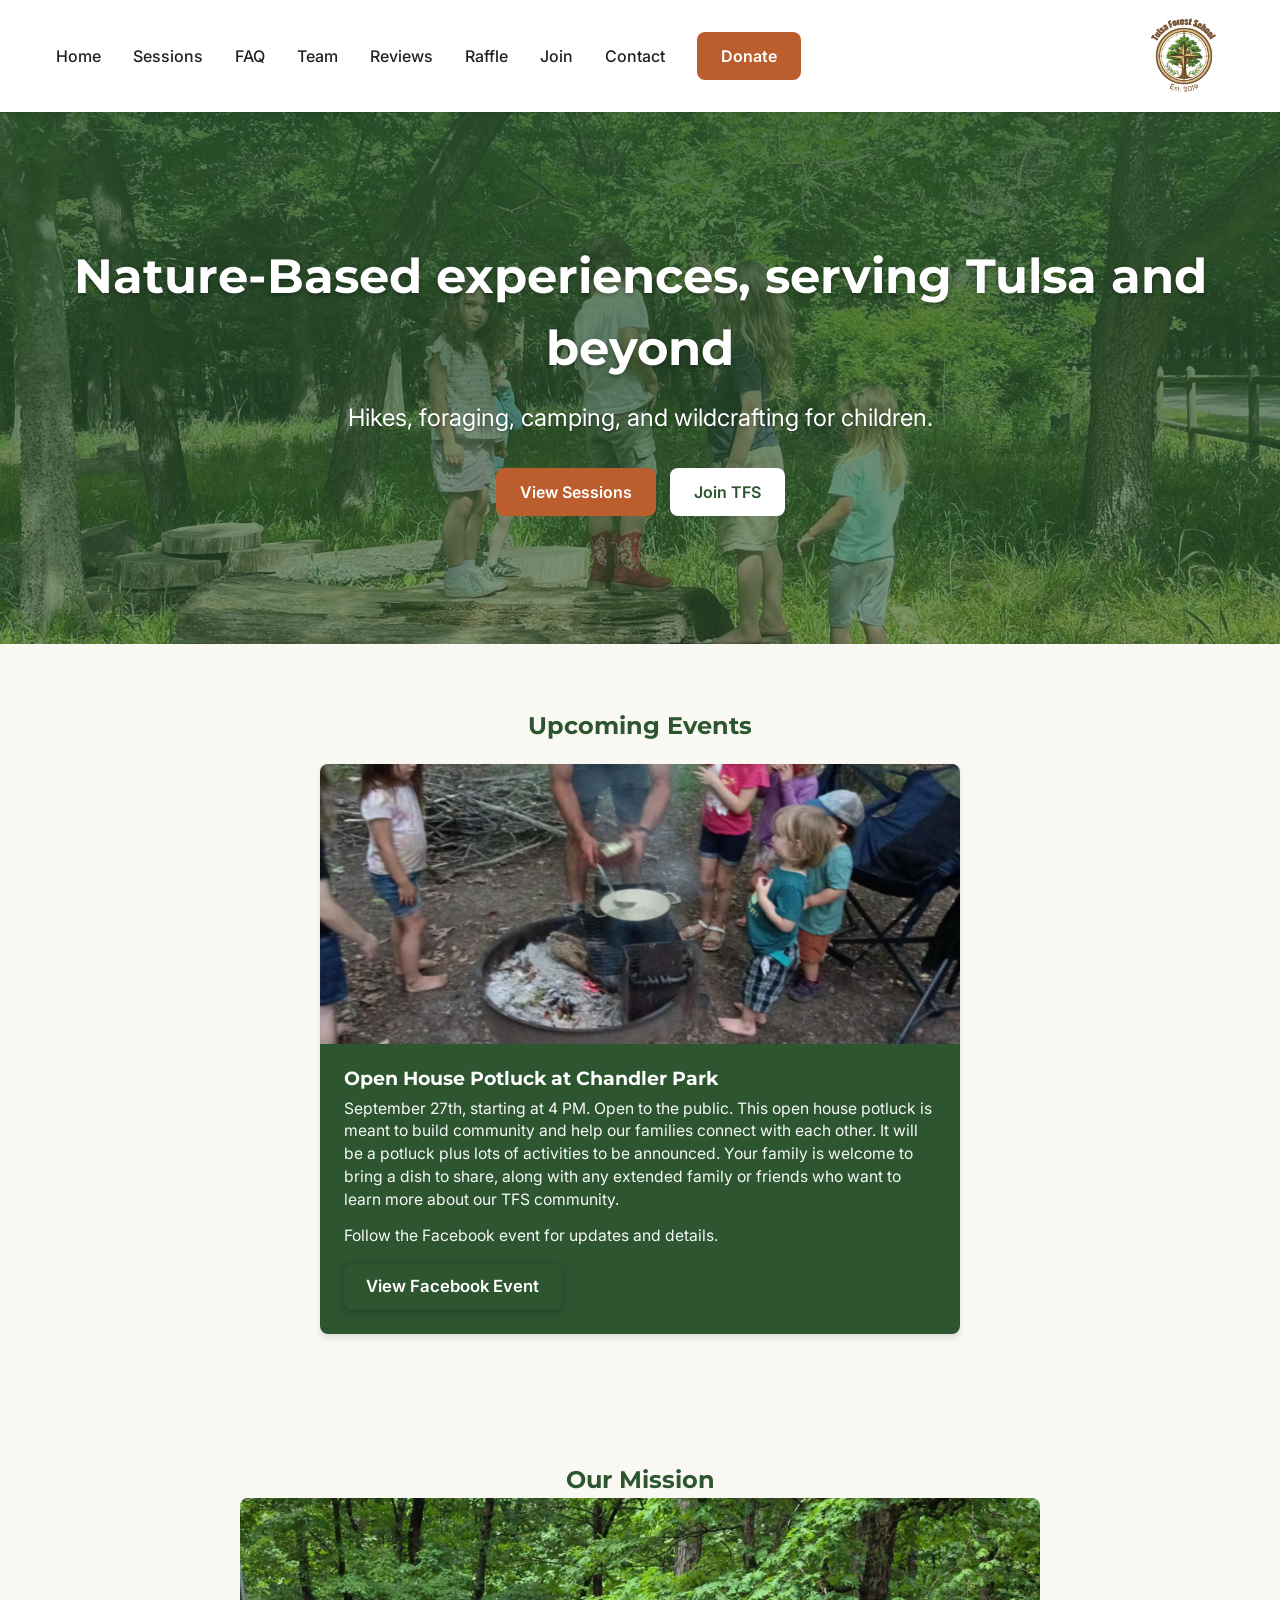
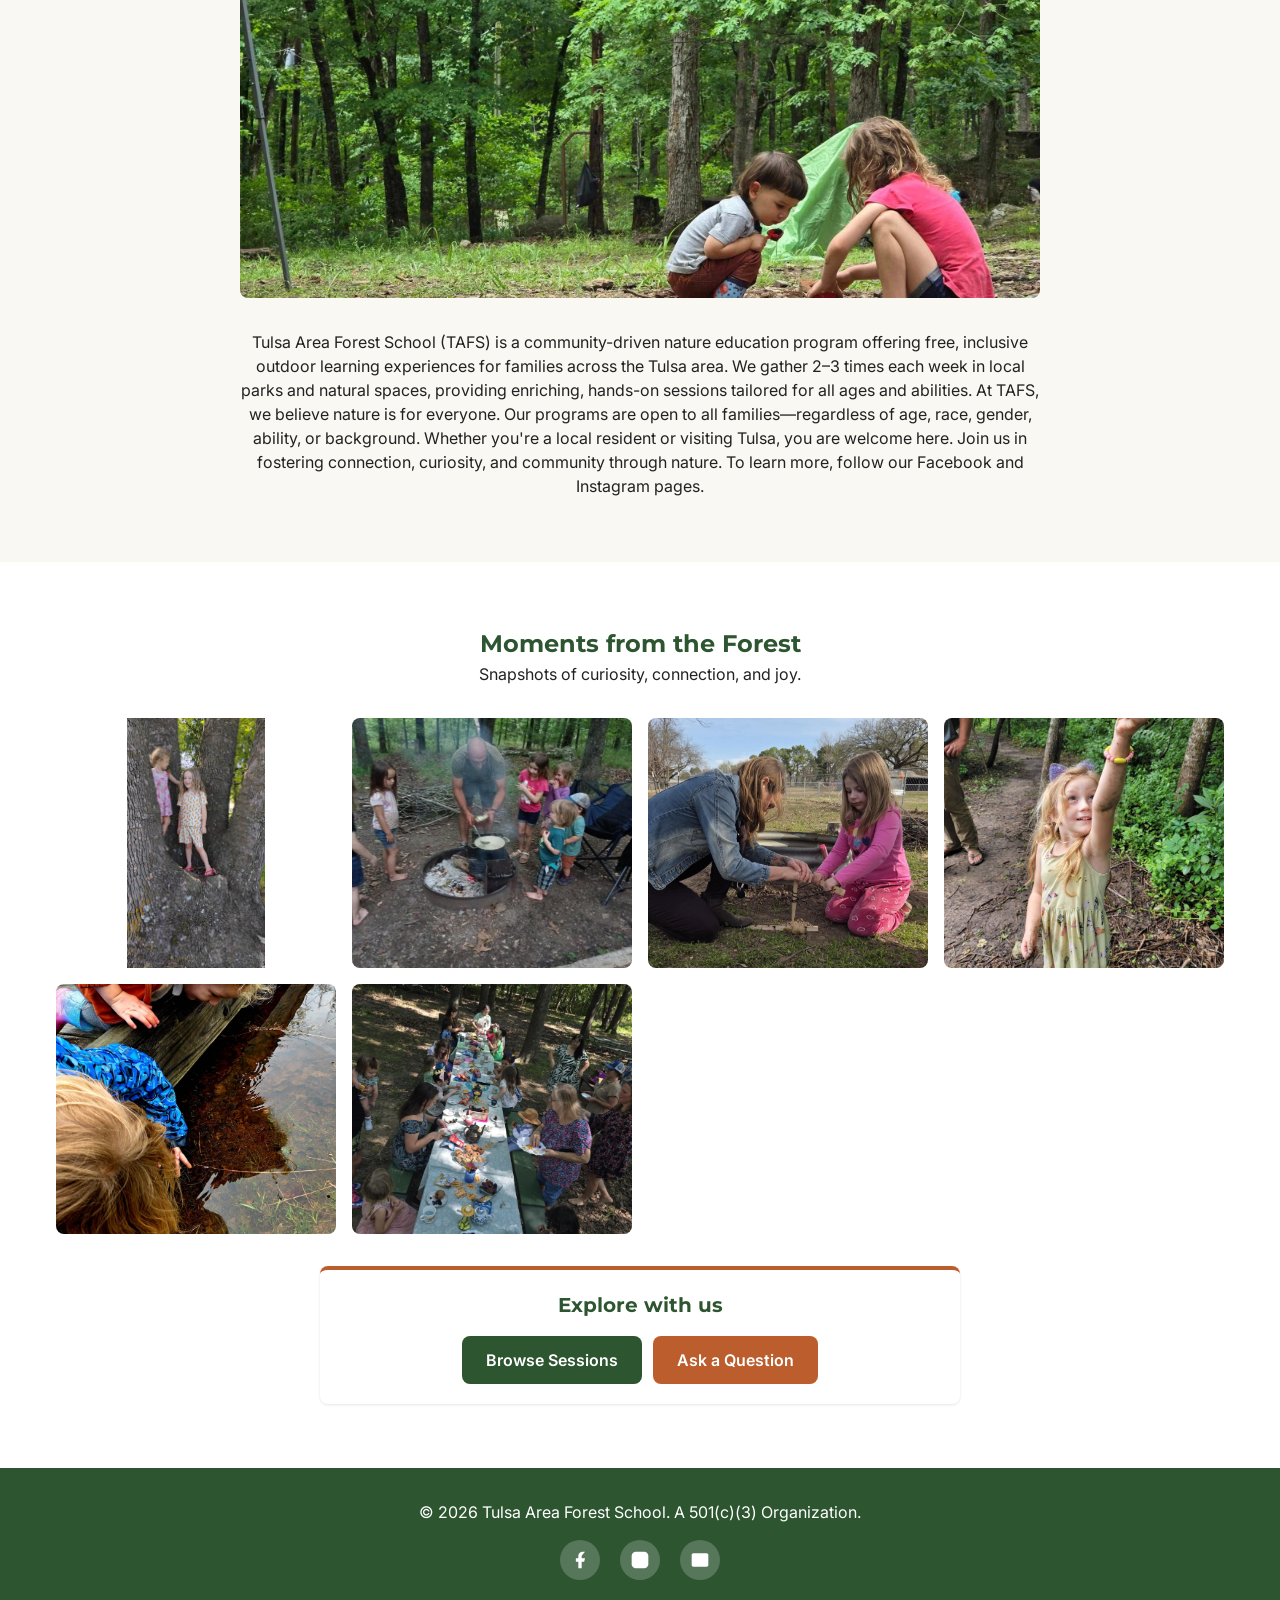
<file: index.html>
<!DOCTYPE html>
<html lang="en">

<head>
    <meta charset="UTF-8">
    <meta name="viewport" content="width=device-width, initial-scale=1.0">
    <title>Tulsa Area Forest School | Nature-Based Education</title>
    <meta name="description"
        content="Tulsa Area Forest School provides nature-based education, hikes, foraging, and camping for children in Tulsa, OK.">

    <!-- Fonts -->
    <link rel="preconnect" href="https://fonts.googleapis.com">
    <link rel="preconnect" href="https://fonts.gstatic.com" crossorigin>
    <link
        href="https://fonts.googleapis.com/css2?family=Inter:wght@400;500;600&family=Montserrat:wght@500;600;700&display=swap"
        rel="stylesheet">

    <!-- Styles -->
    <link rel="stylesheet" href="styles/main.css">
    <style>
        .home-event-card {
            max-width: 640px;
            margin: 1.25rem auto 0;
            border-radius: var(--radius-md);
            box-shadow: var(--shadow-md);
            overflow: hidden;
            display: flex;
            flex-direction: column;
            text-align: left;
            background: var(--clr-bg);
        }

        .home-event-card__visual {
            background: #e8ece9;
            padding: 0;
            display: flex;
            justify-content: center;
            align-items: center;
            max-height: 280px;
            overflow: hidden;
        }

        .home-event-card__img {
            width: 100%;
            height: 100%;
            min-height: 200px;
            object-fit: cover;
            display: block;
        }

        .home-event-card__inner {
            padding: 1.25rem 1.35rem 1.4rem;
            width: 100%;
            box-sizing: border-box;
            background: var(--clr-primary);
        }

        .home-event-card__inner h3 {
            margin: 0 0 0.5rem;
            font-size: 1.2rem;
            line-height: 1.25;
            color: #fff;
        }

        .home-event-card__inner p {
            margin: 0 0 0.85rem;
            color: rgba(255, 255, 255, 0.96);
            font-size: 0.98rem;
            line-height: 1.45;
        }

        .home-event-card__inner p:last-of-type {
            margin-bottom: 1rem;
        }

        .home-event-card .btn.btn-primary {
            padding: 0.65rem 1.4rem;
            font-size: 1.05rem;
            box-shadow: 0 2px 10px rgba(0, 0, 0, 0.25);
        }

        @media (min-width: 480px) {
            .home-event-card__inner {
                padding: 1.35rem 1.5rem 1.5rem;
            }
        }
    </style>
</head>

<body>
    <header class="site-header">
        <div class="container header-inner">
            <a href="index.html" class="logo">
                <img src="assets/images/Logo-no-background.png" alt="Tulsa Area Forest School logo" width="100">
            </a>
            <nav class="main-nav">
                <ul class="nav-list">
                    <li><a href="index.html" class="nav-link">Home</a></li>

                    <li><a href="sessions.html" class="nav-link">Sessions</a></li>
                    <li><a href="faq.html" class="nav-link">FAQ</a></li>
                    <li><a href="team.html" class="nav-link">Team</a></li>
                    <li><a href="reviews.html" class="nav-link">Reviews</a></li>
                    <li><a href="raffle.html" class="nav-link">Raffle</a></li>
                    <li><a href="join.html" class="nav-link">Join</a></li>
                    <li><a href="contact.html" class="nav-link">Contact</a></li>
                    <li><a href="donations.html" class="btn btn-secondary">Donate</a></li>
                </ul>
                <button class="mobile-menu-toggle" aria-label="Toggle Menu">
                    <span class="bar"></span>
                    <span class="bar"></span>
                    <span class="bar"></span>
                </button>
            </nav>
        </div>
    </header>

    <main>
        <!-- Hero Section -->
        <section class="hero text-center" style="
            padding: 8rem 1rem; 
            background: linear-gradient(rgba(44, 85, 48, 0.8), rgba(44, 85, 48, 0.6)), url('assets/images/kids-on-a-log.jpg');
            background-size: cover;
            background-position: center;
            color: white;">
            <div class="container">
                <h1 style="color: white; margin-bottom: 1rem; font-size: 3rem; text-shadow: 0 2px 4px rgba(0,0,0,0.3);">
                    Nature-Based experiences, serving Tulsa and beyond</h1>
                <p style="font-size: 1.5rem; margin-bottom: 2rem; text-shadow: 0 1px 2px rgba(0,0,0,0.3);">Hikes,
                    foraging, camping, and wildcrafting for children.</p>
                <div class="hero-btns">
                    <a href="sessions.html" class="btn btn-secondary">View Sessions</a>
                    <a href="join.html" class="btn"
                        style="background: white; color: var(--clr-primary); margin-left: 10px;">Join TFS</a>
                </div>
            </div>
        </section>

        <section class="announcement section">
            <div class="container text-center">
                <h2>Upcoming Events</h2>
                <div class="home-event-card">
                    <div class="home-event-card__visual">
                        <img class="home-event-card__img"
                            src="assets/images/cookin-with-kids.jpg"
                            alt="Families cooking together outdoors at Tulsa Area Forest School"
                            width="800" height="600" loading="lazy" decoding="async">
                    </div>
                    <div class="home-event-card__inner">
                        <h3>Open House Potluck at Chandler Park</h3>
                        <p>September 27th, starting at 4 PM. Open to the public. This open house potluck is meant to
                            build community and help our families connect with each other. It will be a potluck plus
                            lots of activities to be announced. Your family is welcome to bring a dish to share, along
                            with any extended family or friends who want to learn more about our TFS community.</p>
                        <p>Follow the Facebook event for updates and details.</p>
                        <a href="https://www.facebook.com/share/1BSd9QX8KH/" class="btn btn-primary" target="_blank"
                            rel="noopener noreferrer">View Facebook Event</a>
                    </div>
                </div>
            </div>
        </section>

        <!-- Mission Teaser -->
        <section class="mission-teaser section" style="background-color: var(--clr-bg);">
            <div class="container text-center">
                <h2>Our Mission</h2>
                <div style="max-width: 800px; margin: 0 auto;">
                    <img src="assets/images/camping-kids.jpg" alt="Children camping in the forest"
                        style="width: 100%; max-height: 400px; object-fit: cover; border-radius: var(--radius-md); margin-bottom: 2rem;">
                    <p>Tulsa Area Forest School (TAFS) is a community-driven
                        nature education program offering free, inclusive outdoor learning experiences for families
                        across
                        the Tulsa area. We gather 2–3 times each week in local parks and natural spaces, providing
                        enriching, hands-on sessions tailored for all ages and abilities.

                        At TAFS, we believe nature is for everyone. Our programs are open to all families—regardless of
                        age,
                        race, gender, ability, or background. Whether you're a local resident or visiting Tulsa, you are
                        welcome here. Join us in fostering connection, curiosity, and community through nature. To learn
                        more, follow our Facebook and Instagram pages. </p>
                </div>
            </div>
        </section>
    </main>

    <!-- Photo Gallery -->
    <section class="section gallery" style="background-color: white;">
        <div class="container text-center">
            <h2>Moments from the Forest</h2>
            <p>Snapshots of curiosity, connection, and joy.</p>
            <div
                style="display: grid; grid-template-columns: repeat(auto-fit, minmax(250px, 1fr)); gap: 1rem; margin-top: 2rem;">
                <!-- Gallery Item 1 -->
                <div style="height: 250px; border-radius: var(--radius-md); overflow: hidden;">
                    <img src="assets/images/kids-in-big-tree.jpg" alt="Tree Climbing"
                        style="width: 100%; height: 100%; object-fit: contain; transition: transform 0.3s;"
                        onmouseover="this.style.transform='scale(1.05)'" onmouseout="this.style.transform='scale(1)'">
                </div>
                <!-- Gallery Item 2 -->
                <div style="height: 250px; border-radius: var(--radius-md); overflow: hidden;">
                    <img src="assets/images/cookin-with-kids.jpg" alt="Cooking with Kids"
                        style="width: 100%; height: 100%; object-fit: cover; transition: transform 0.3s;"
                        onmouseover="this.style.transform='scale(1.05)'" onmouseout="this.style.transform='scale(1)'">
                </div>
                <!-- Gallery Item 3 -->
                <div style="height: 250px; border-radius: var(--radius-md); overflow: hidden;">
                    <img src="assets/images/making-fire.jpg" alt="Building Fire"
                        style="width: 100%; height: 100%; object-fit: cover; transition: transform 0.3s;"
                        onmouseover="this.style.transform='scale(1.05)'" onmouseout="this.style.transform='scale(1)'">
                </div>
                <!-- Gallery Item 4 -->
                <div style="height: 250px; border-radius: var(--radius-md); overflow: hidden;">
                    <img src="assets/images/mud-and-mushroom-girl.jpg" alt="Nature Discoveries"
                        style="width: 100%; height: 100%; object-fit: cover; transition: transform 0.3s;"
                        onmouseover="this.style.transform='scale(1.05)'" onmouseout="this.style.transform='scale(1)'">
                </div>
                <!-- Gallery Item 5 -->
                <div style="height: 250px; border-radius: var(--radius-md); overflow: hidden;">
                    <img src="assets/images/kids-looking-in-water.jpg" alt="Water Exploration"
                        style="width: 100%; height: 100%; object-fit: cover; transition: transform 0.3s;"
                        onmouseover="this.style.transform='scale(1.05)'" onmouseout="this.style.transform='scale(1)'">
                </div>
                <!-- Gallery Item 6 -->
                <div style="height: 250px; border-radius: var(--radius-md); overflow: hidden;">
                    <img src="assets/images/tea-party1.jpg" alt="Forest Tea Party"
                        style="width: 100%; height: 100%; object-fit: cover; transition: transform 0.3s;"
                        onmouseover="this.style.transform='scale(1.05)'" onmouseout="this.style.transform='scale(1)'">
                </div>
            </div>
                <div
                    style="max-width: 640px; margin: 2rem auto 0; padding: 1.25rem 1.5rem; background: white; border-radius: var(--radius-md); box-shadow: var(--shadow-sm); border-top: 4px solid var(--clr-secondary);">
                    <h2 style="margin: 0 0 1rem; font-size: 1.25rem; color: var(--clr-primary);">Explore with us</h2>
                    <div style="display: flex; flex-wrap: wrap; gap: 0.65rem; justify-content: center;">
                        <a href="sessions.html" class="btn btn-primary">Browse Sessions</a>
                        <a href="contact.html" class="btn btn-secondary">Ask a Question</a>
                    </div>
                </div>
        </div>
    </section>

    <footer class="site-footer"
        style="background: var(--clr-primary); color: white; padding: 2rem 0; margin-top: auto;">
        <div class="container text-center">
            <p>&copy; 2026 Tulsa Area Forest School. A 501(c)(3) Organization.</p>
            <div class="social-links" style="margin-top: 1rem;">
                <a href="#" class="social-icon" aria-label="Facebook">
                    <svg xmlns="http://www.w3.org/2000/svg" width="20" height="20" fill="currentColor"
                        viewBox="0 0 24 24">
                        <path d="M18 2h-3a5 5 0 0 0-5 5v3H7v4h3v8h4v-8h3l1-4h-4V7a1 0 0 1 1-1h3z" />
                    </svg>
                </a>
                <a href="#" class="social-icon" aria-label="Instagram">
                    <svg xmlns="http://www.w3.org/2000/svg" width="20" height="20" fill="currentColor"
                        viewBox="0 0 24 24">
                        <rect x="2" y="2" width="20" height="20" rx="5" ry="5" />
                        <path d="M16 11.37A4 4 0 1 1 12.63 8 4 4 0 0 1 16 11.37z" />
                        <line x1="17.5" y1="6.5" x2="17.51" y2="6.5" />
                    </svg>
                </a>
                <a href="mailto:info@tulsaforestschool.org" class="social-icon" aria-label="Email">
                    <svg xmlns="http://www.w3.org/2000/svg" width="20" height="20" fill="currentColor"
                        viewBox="0 0 24 24">
                        <path d="M4 4h16c1.1 0 2 .9 2 2v12c0 1.1-.9 2-2 2H4c-1.1 0-2-.9-2-2V6c0-1.1.9-2 2-2z" />
                        <polyline points="22,6 12,13 2,6" />
                    </svg>
                </a>
            </div>
        </div>
    </footer>

    <script src="scripts/main.js"></script>
</body>

</html>
</file>
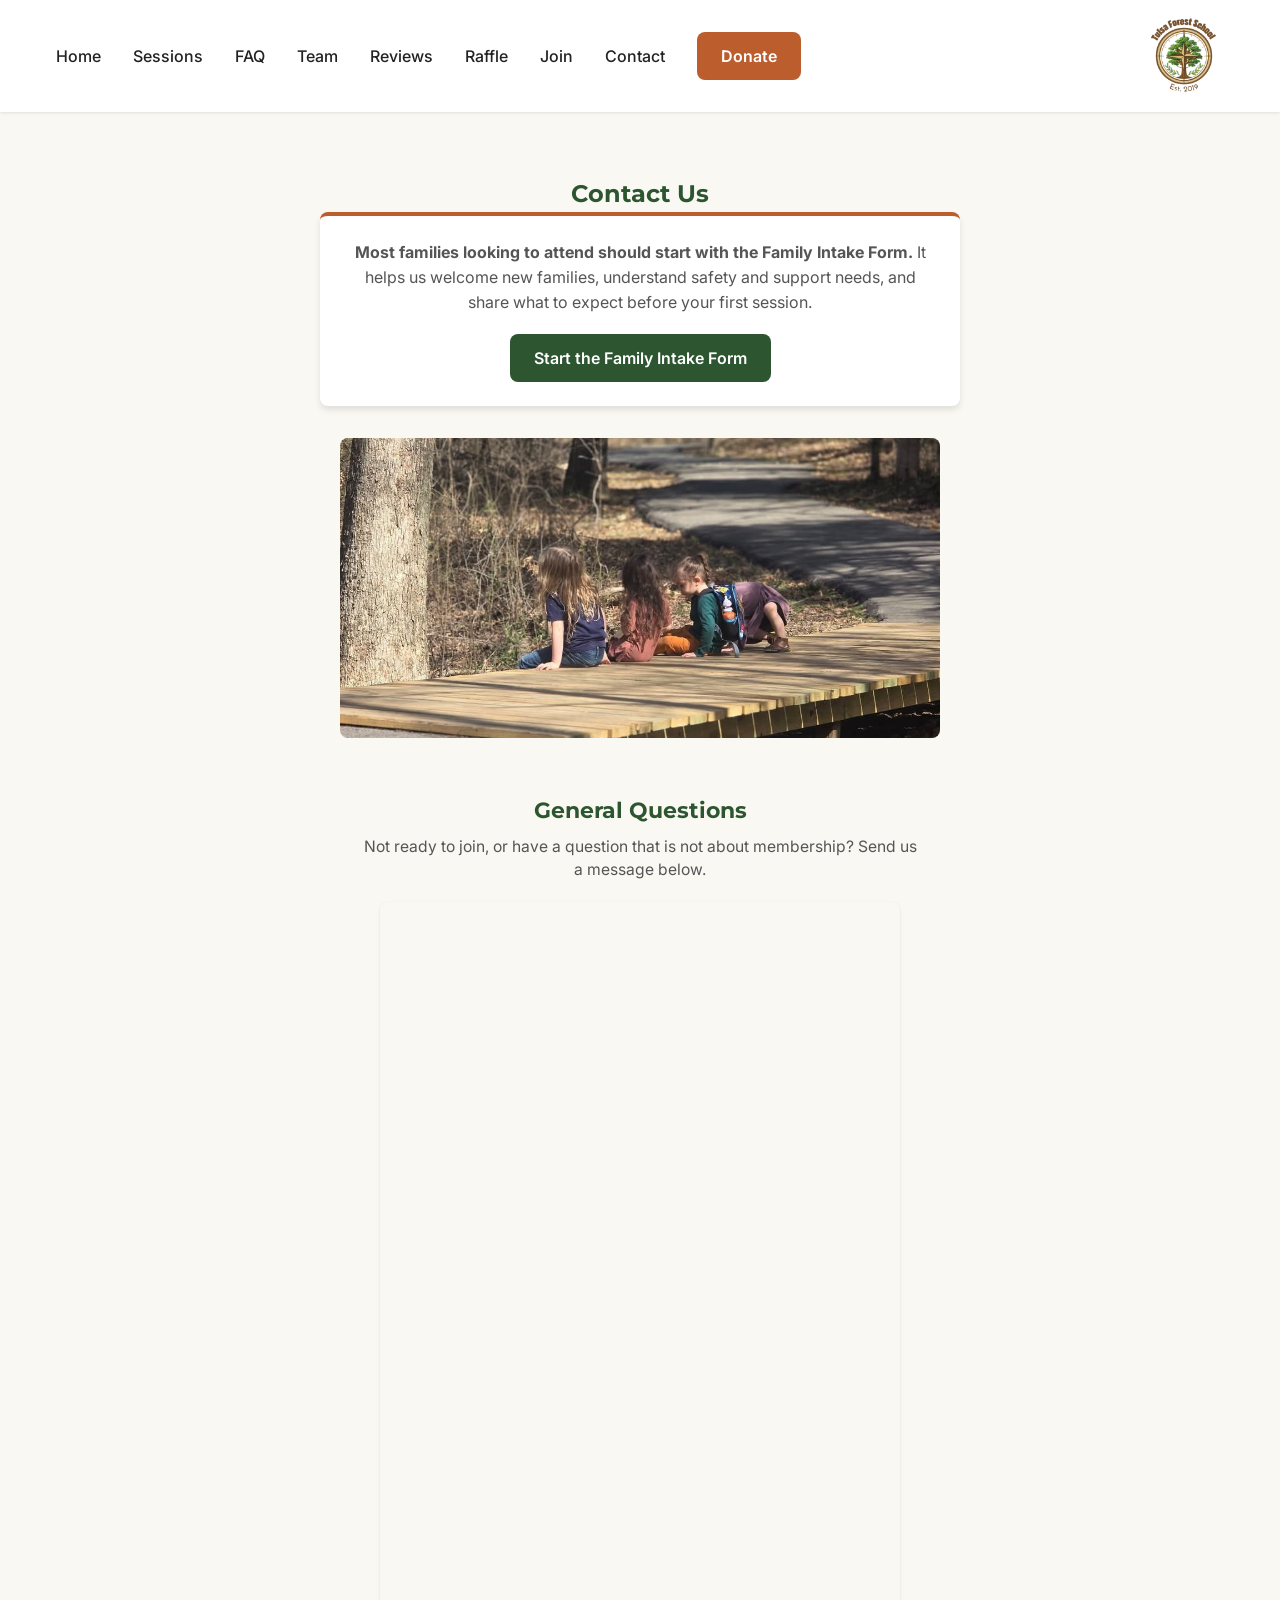
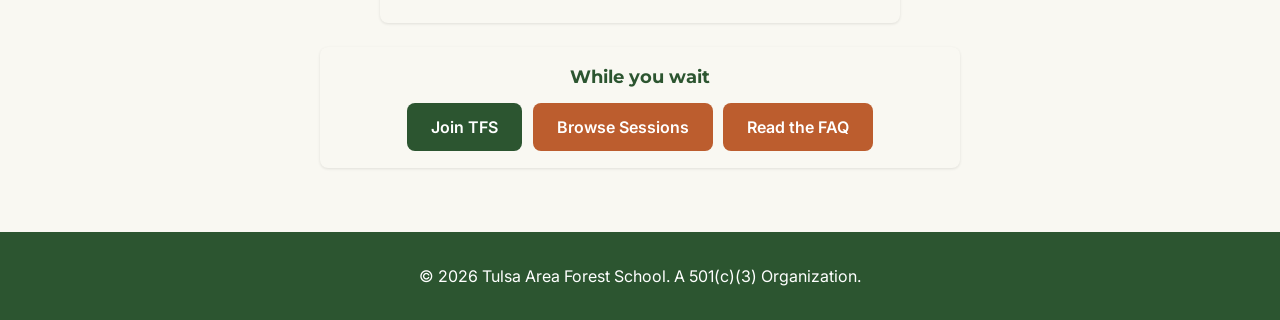
<file: contact.html>
<!DOCTYPE html>
<html lang="en">

<head>
    <meta charset="UTF-8">
    <meta name="viewport" content="width=device-width, initial-scale=1.0">
    <title>Contact Us | Tulsa Area Forest School</title>
    <link rel="preconnect" href="https://fonts.googleapis.com">
    <link rel="preconnect" href="https://fonts.gstatic.com" crossorigin>
    <link
        href="https://fonts.googleapis.com/css2?family=Inter:wght@400;500;600&family=Montserrat:wght@500;600;700&display=swap"
        rel="stylesheet">
    <link rel="stylesheet" href="styles/main.css">
    <style>
        .contact-intake-banner {
            max-width: 640px;
            margin: 0 auto 2rem;
            padding: 1.5rem 1.75rem;
            background: white;
            border-radius: var(--radius-md);
            box-shadow: var(--shadow-md);
            border-top: 4px solid var(--clr-secondary);
        }

        .contact-intake-banner p {
            margin-bottom: 1.25rem;
            color: var(--clr-text-light);
            line-height: 1.55;
        }

        .contact-general-section {
            max-width: 560px;
            margin: 0 auto;
            padding-top: 1rem;
        }

        .contact-general-section h2 {
            font-size: 1.35rem;
            margin-bottom: 0.5rem;
        }

        .contact-general-section > p {
            color: var(--clr-text-light);
            margin-bottom: 1.25rem;
            font-size: 0.98rem;
        }

        .tally-embed-wrap {
            max-width: 520px;
            margin: 0 auto;
            text-align: left;
            background: var(--clr-bg);
            padding: 1.25rem 1.5rem;
            border-radius: var(--radius-md);
            box-shadow: var(--shadow-sm);
            overflow: hidden;
        }

        .tally-embed-wrap iframe {
            width: 100%;
            max-width: 100%;
            display: block;
            border: 0;
            min-height: min(681px, 75vh);
        }
    </style>
</head>

<body>
    <header class="site-header">
        <div class="container header-inner">
            <a href="index.html" class="logo">
                <img src="assets/images/Logo-no-background.png" alt="Tulsa Area Forest School logo" width="100">
            </a>
            <nav class="main-nav">
                <ul class="nav-list">
                    <li><a href="index.html" class="nav-link">Home</a></li>

                    <li><a href="sessions.html" class="nav-link">Sessions</a></li>
                    <li><a href="faq.html" class="nav-link">FAQ</a></li>
                    <li><a href="team.html" class="nav-link">Team</a></li>
                    <li><a href="reviews.html" class="nav-link">Reviews</a></li>
                    <li><a href="raffle.html" class="nav-link">Raffle</a></li>
                    <li><a href="join.html" class="nav-link">Join</a></li>
                    <li><a href="contact.html" class="nav-link active">Contact</a></li>
                    <li><a href="donations.html" class="btn btn-secondary">Donate</a></li>
                </ul>
                <button class="mobile-menu-toggle" aria-label="Toggle Menu">
                    <span class="bar"></span>
                    <span class="bar"></span>
                    <span class="bar"></span>
                </button>
            </nav>
        </div>
    </header>

    <main>
        <section class="section text-center">
            <div class="container">
                <h1>Contact Us</h1>

                <div class="contact-intake-banner">
                    <p><strong>Most families looking to attend should start with the Family Intake Form.</strong> It
                        helps us welcome new families, understand safety and support needs, and share what to expect
                        before your first session.</p>
                    <a href="join.html" class="btn btn-primary">Start the Family Intake Form</a>
                </div>

                <div style="max-width: 600px; margin: 0 auto 2.5rem;">
                    <img src="assets/images/kids-on-a-bridge.jpg" alt="Children gathering outdoors"
                        style="width: 100%; height: 300px; object-fit: cover; border-radius: var(--radius-md);">
                </div>

                <div class="contact-general-section">
                    <h2>General Questions</h2>
                    <p>Not ready to join, or have a question that is not about membership? Send us a message below.</p>

                    <div class="tally-embed-wrap">
                        <iframe data-tally-src="https://tally.so/embed/q4jdQd?alignLeft=1&hideTitle=1&transparentBackground=1&dynamicHeight=1"
                            loading="lazy" width="100%" height="681" frameborder="0" marginheight="0" marginwidth="0"
                            title="TFS Contact"></iframe>
                        <script>var d=document,w="https://tally.so/widgets/embed.js",v=function(){"undefined"!=typeof Tally?Tally.loadEmbeds():d.querySelectorAll("iframe[data-tally-src]:not([src])").forEach((function(e){e.src=e.dataset.tallySrc}))};if("undefined"!=typeof Tally)v();else if(d.querySelector('script[src="'+w+'"]')==null){var s=d.createElement("script");s.src=w,s.onload=v,s.onerror=v,d.body.appendChild(s);}</script>
                    </div>
                </div>

                <div
                    style="max-width: 640px; margin: 1.5rem auto 0; padding: 1.1rem 1.25rem; background: var(--clr-bg); border-radius: var(--radius-md); box-shadow: var(--shadow-sm);">
                    <h2 style="margin: 0 0 0.75rem; font-size: 1.1rem; color: var(--clr-primary);">While you wait</h2>
                    <div style="display: flex; flex-wrap: wrap; gap: 0.65rem; justify-content: center;">
                        <a href="join.html" class="btn btn-primary">Join TFS</a>
                        <a href="sessions.html" class="btn btn-secondary">Browse Sessions</a>
                        <a href="faq.html" class="btn btn-secondary">Read the FAQ</a>
                    </div>
                </div>
            </div>
        </section>
    </main>

    <footer class="site-footer"
        style="background: var(--clr-primary); color: white; padding: 2rem 0; margin-top: auto;">
        <div class="container text-center">
            <p>&copy; 2026 Tulsa Area Forest School. A 501(c)(3) Organization.</p>
        </div>
    </footer>

    <script src="scripts/main.js"></script>
</body>

</html>
</file>
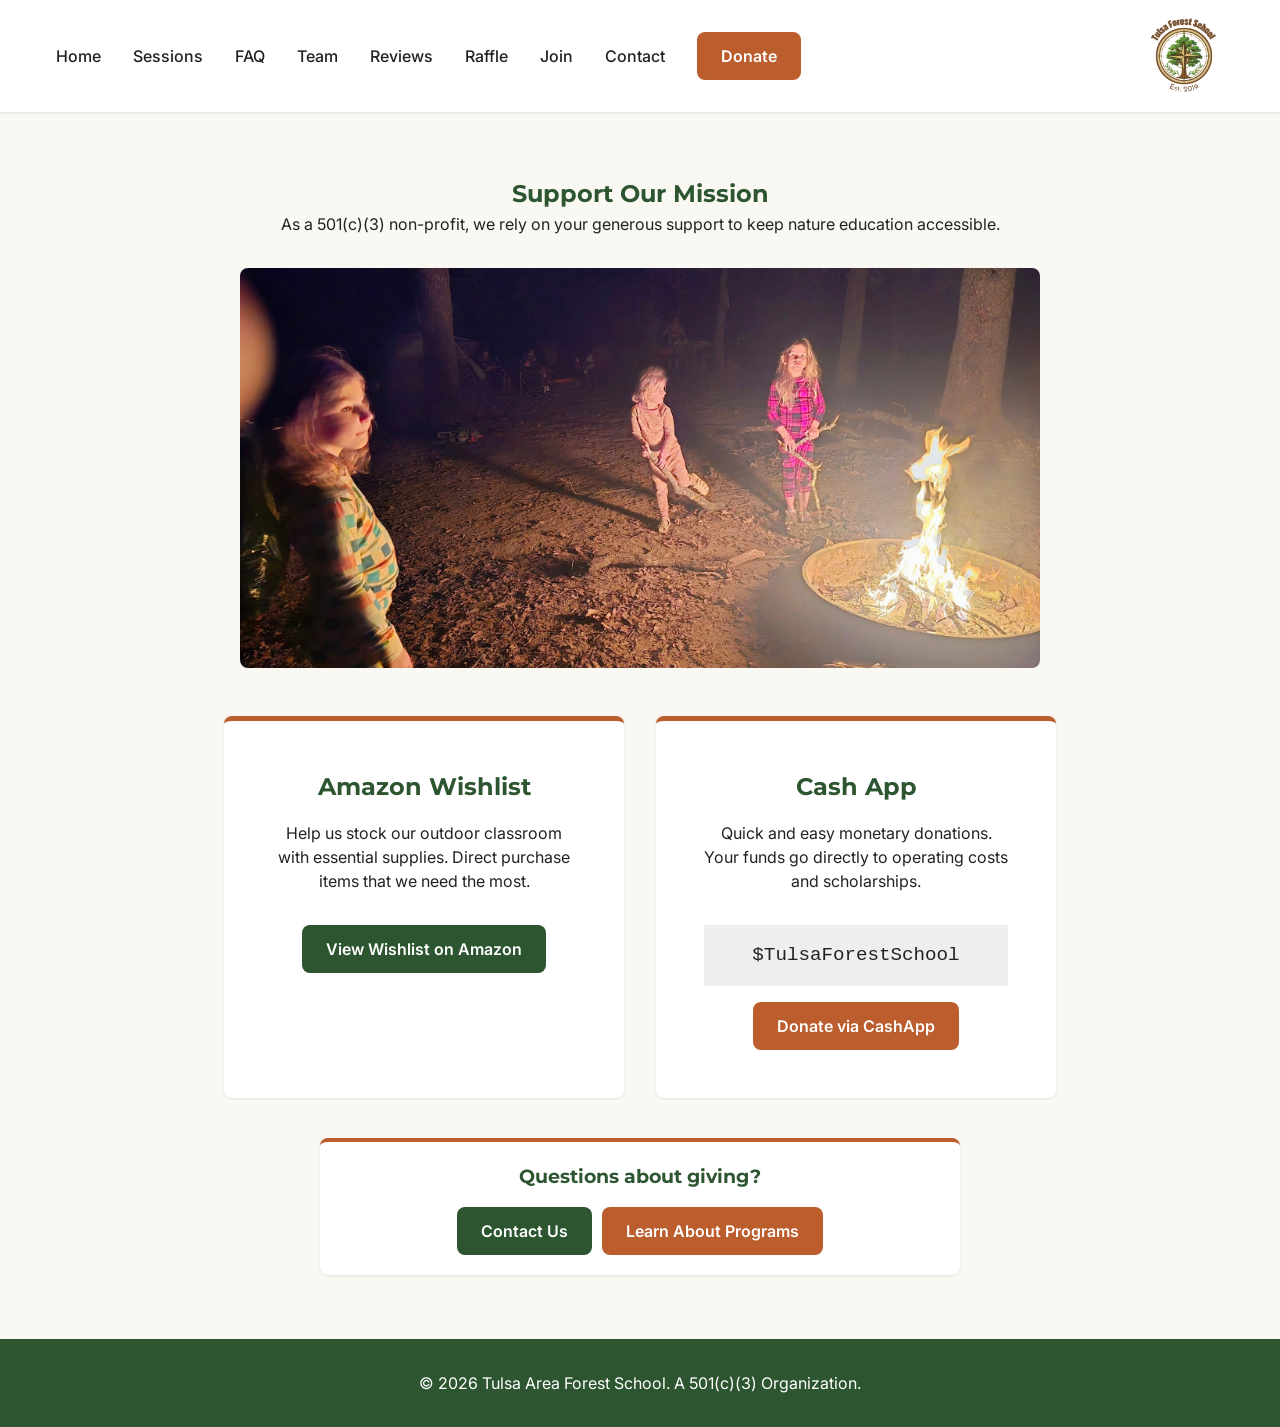
<file: donations.html>
<!DOCTYPE html>
<html lang="en">

<head>
    <meta charset="UTF-8">
    <meta name="viewport" content="width=device-width, initial-scale=1.0">
    <title>Support Us | Tulsa Area Forest School</title>
    <link rel="preconnect" href="https://fonts.googleapis.com">
    <link rel="preconnect" href="https://fonts.gstatic.com" crossorigin>
    <link
        href="https://fonts.googleapis.com/css2?family=Inter:wght@400;500;600&family=Montserrat:wght@500;600;700&display=swap"
        rel="stylesheet">
    <link rel="stylesheet" href="styles/main.css">
    <style>
        .donation-options {
            display: flex;
            flex-wrap: wrap;
            justify-content: center;
            gap: 2rem;
            margin-top: 3rem;
        }

        .donation-card {
            background: white;
            padding: 3rem;
            border-radius: var(--radius-md);
            box-shadow: var(--shadow-sm);
            text-align: center;
            flex: 1 1 300px;
            max-width: 400px;
            border-top: 5px solid var(--clr-secondary);
        }

        .donation-card h2 {
            margin-bottom: 1rem;
            color: var(--clr-primary);
        }

    </style>
</head>

<body>
    <header class="site-header">
        <div class="container header-inner">
            <a href="index.html" class="logo">
                <img src="assets/images/Logo-no-background.png" alt="Tulsa Area Forest School logo" width="100">
            </a>
            <nav class="main-nav">
                <ul class="nav-list">
                    <li><a href="index.html" class="nav-link">Home</a></li>

                    <li><a href="sessions.html" class="nav-link">Sessions</a></li>
                    <li><a href="faq.html" class="nav-link">FAQ</a></li>
                    <li><a href="team.html" class="nav-link">Team</a></li>
                    <li><a href="reviews.html" class="nav-link">Reviews</a></li>
                    <li><a href="raffle.html" class="nav-link">Raffle</a></li>
                    <li><a href="join.html" class="nav-link">Join</a></li>
                    <li><a href="contact.html" class="nav-link">Contact</a></li>
                    <li><a href="donations.html" class="btn btn-secondary active">Donate</a></li>
                </ul>
                <button class="mobile-menu-toggle" aria-label="Toggle Menu">
                    <span class="bar"></span>
                    <span class="bar"></span>
                    <span class="bar"></span>
                </button>
            </nav>
        </div>
    </header>

    <main>
        <section class="section text-center">
            <div class="container">
                <h1>Support Our Mission</h1>
                <p>As a 501(c)(3) non-profit, we rely on your generous support to keep nature education accessible.</p>
                <div style="max-width: 800px; margin: 2rem auto;">
                    <img src="assets/images/kids-around-fire.jpg" alt="Children gathering around a fire"
                        style="width: 100%; max-height: 400px; object-fit: cover; border-radius: var(--radius-md);">
                </div>

                <div class="donation-options">

                    <div class="donation-card">
                        <h2>Amazon Wishlist</h2>
                        <p style="margin-bottom: 2rem;">Help us stock our outdoor classroom with essential supplies.
                            Direct purchase items that we need the most.</p>
                        <a href="https://www.amazon.com/registries/gl/guest-view/12IEODBWL1RIX?ref_=cm_sw_r_apann_ggr-subnav-share_6CR37GBSCF52B10Q8J8F&language=en-US"
                            class="btn btn-primary">View Wishlist on Amazon</a>
                    </div>

                    <div class="donation-card">
                        <h2>Cash App</h2>
                        <p style="margin-bottom: 2rem;">Quick and easy monetary donations. Your funds go directly to
                            operating costs and scholarships.</p>
                        <div
                            style="background: #eee; padding: 1rem; margin-bottom: 1rem; font-family: monospace; font-size: 1.2rem;">
                            $TulsaForestSchool</div>
                        <a href="https://cash.app/$tulsaforestschool" class="btn btn-secondary">Donate via CashApp</a>
                    </div>

                </div>
                <div
                    style="max-width: 640px; margin: 2.5rem auto 0; padding: 1.25rem 1.5rem; background: white; border-radius: var(--radius-md); box-shadow: var(--shadow-sm); border-top: 4px solid var(--clr-secondary);">
                    <h2 style="margin: 0 0 1rem; font-size: 1.2rem; color: var(--clr-primary);">Questions about giving?
                    </h2>
                    <div style="display: flex; flex-wrap: wrap; gap: 0.65rem; justify-content: center;">
                        <a href="contact.html" class="btn btn-primary">Contact Us</a>
                        <a href="sessions.html" class="btn btn-secondary">Learn About Programs</a>
                    </div>
                </div>
            </div>
        </section>
    </main>

    <footer class="site-footer"
        style="background: var(--clr-primary); color: white; padding: 2rem 0; margin-top: auto;">
        <div class="container text-center">
            <p>&copy; 2026 Tulsa Area Forest School. A 501(c)(3) Organization.</p>
        </div>
    </footer>

    <script src="scripts/main.js"></script>
</body>

</html>
</file>
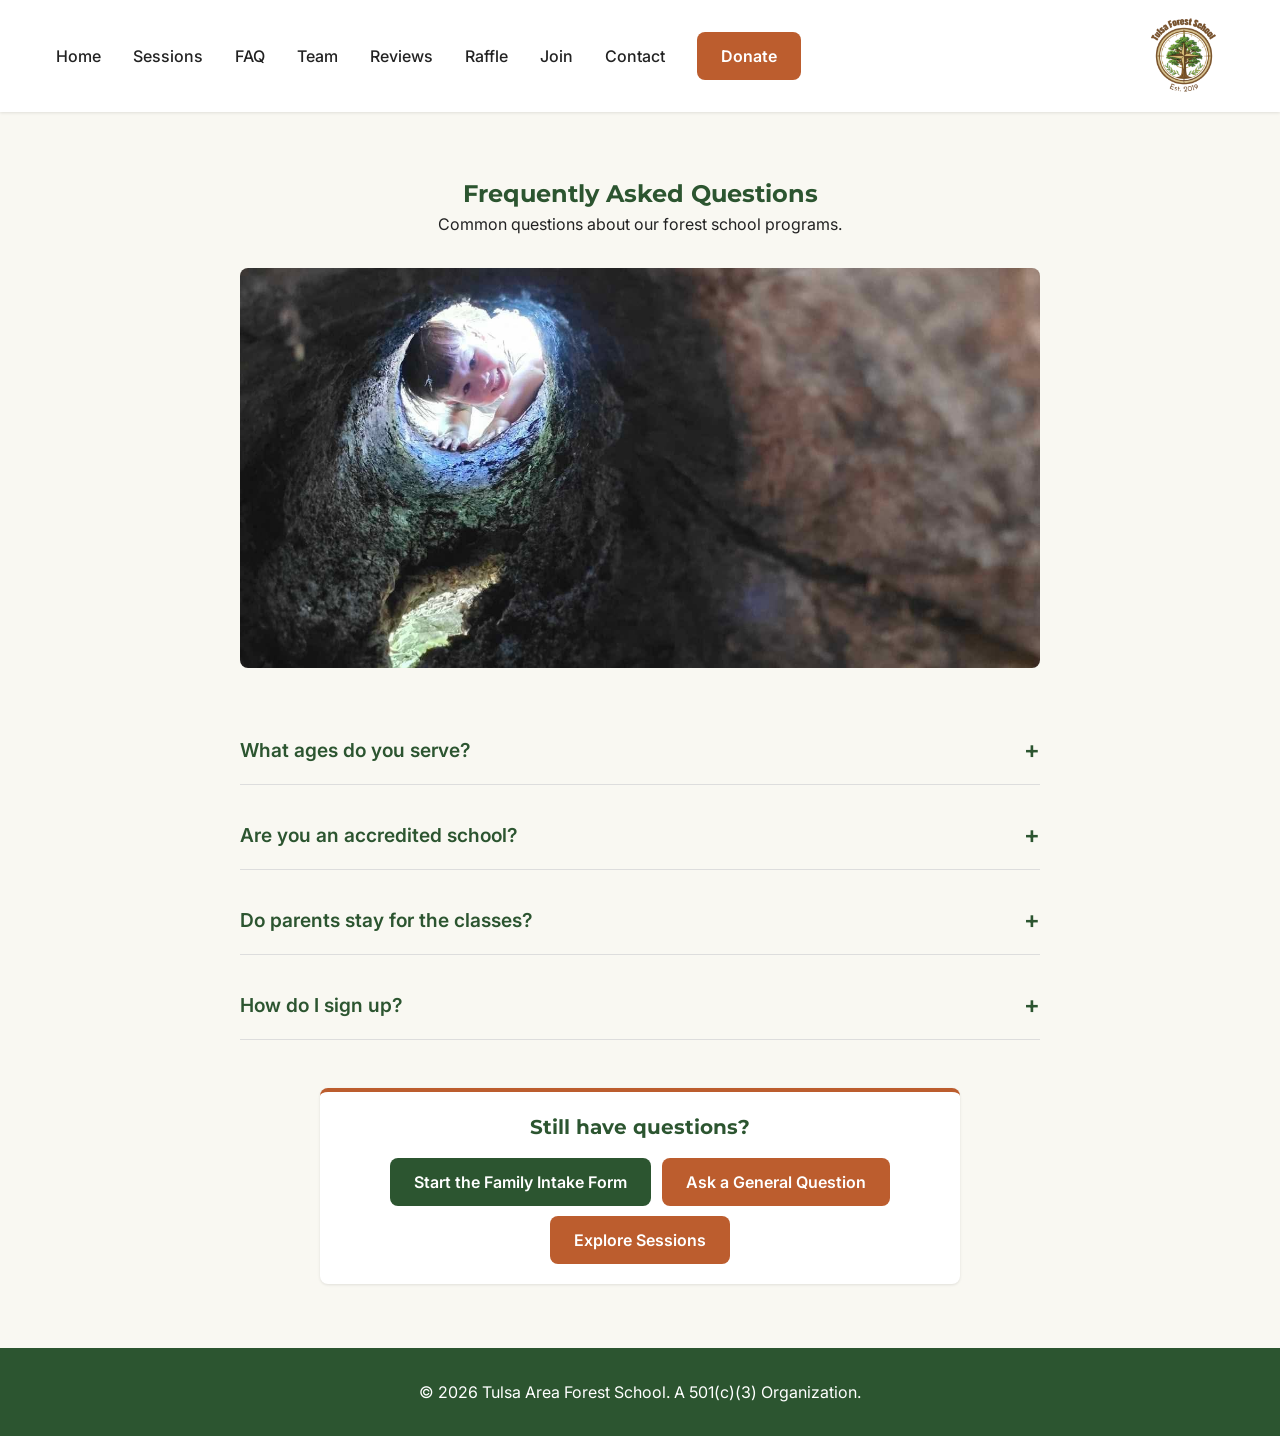
<file: faq.html>
<!DOCTYPE html>
<html lang="en">

<head>
    <meta charset="UTF-8">
    <meta name="viewport" content="width=device-width, initial-scale=1.0">
    <title>FAQ | Tulsa Area Forest School</title>
    <link rel="preconnect" href="https://fonts.googleapis.com">
    <link rel="preconnect" href="https://fonts.gstatic.com" crossorigin>
    <link
        href="https://fonts.googleapis.com/css2?family=Inter:wght@400;500;600&family=Montserrat:wght@500;600;700&display=swap"
        rel="stylesheet">
    <link rel="stylesheet" href="styles/main.css">
    <style>
        .faq-item {
            border-bottom: 1px solid #ddd;
            margin-bottom: 1rem;
        }

        .faq-question {
            width: 100%;
            text-align: left;
            padding: 1rem 0;
            background: none;
            border: none;
            font-size: 1.2rem;
            font-weight: 600;
            color: var(--clr-primary);
            cursor: pointer;
            display: flex;
            justify-content: space-between;
            align-items: center;
        }

        .faq-question::after {
            content: '+';
            font-size: 1.5rem;
        }

        .faq-item.active .faq-question::after {
            content: '-';
        }

        .faq-answer {
            max-height: 0;
            overflow: hidden;
            transition: max-height 0.3s ease;
        }

        .faq-item.active .faq-answer {
            max-height: 500px;
            /* Arbitrary large number */
        }

        .faq-answer p {
            padding-bottom: 1rem;
            color: var(--clr-text-light);
        }
    </style>
</head>

<body>
    <header class="site-header">
        <div class="container header-inner">
            <a href="index.html" class="logo">
                <img src="assets/images/Logo-no-background.png" alt="Tulsa Area Forest School logo" width="100">
            </a>
            <nav class="main-nav">
                <ul class="nav-list">
                    <li><a href="index.html" class="nav-link">Home</a></li>

                    <li><a href="sessions.html" class="nav-link">Sessions</a></li>
                    <li><a href="faq.html" class="nav-link active">FAQ</a></li>
                    <li><a href="team.html" class="nav-link">Team</a></li>
                    <li><a href="reviews.html" class="nav-link">Reviews</a></li>
                    <li><a href="raffle.html" class="nav-link">Raffle</a></li>
                    <li><a href="join.html" class="nav-link">Join</a></li>
                    <li><a href="contact.html" class="nav-link">Contact</a></li>
                    <li><a href="donations.html" class="btn btn-secondary">Donate</a></li>
                </ul>
                <button class="mobile-menu-toggle" aria-label="Toggle Menu">
                    <span class="bar"></span>
                    <span class="bar"></span>
                    <span class="bar"></span>
                </button>
            </nav>
        </div>
    </header>

    <main>
        <section class="section text-center">
            <div class="container">
                <h1>Frequently Asked Questions</h1>
                <p>Common questions about our forest school programs.</p>
                <div style="max-width: 800px; margin: 2rem auto;">
                    <img src="assets/images/peek-a-boo-log.jpg" alt="Child peeking through a log"
                        style="width: 100%; max-height: 400px; object-fit: cover; border-radius: var(--radius-md);">
                </div>

                <div class="faq-list" style="max-width: 800px; margin: 3rem auto; text-align: left;">

                    <div class="faq-item">
                        <button class="faq-question">What ages do you serve?</button>
                        <div class="faq-answer">
                            <p>We serve children of all ages, from toddlers (Sprouts) to teenagers (Nature Navigators).
                                See our Sessions page for specific age groups.</p>
                        </div>
                    </div>

                    <div class="faq-item">
                        <button class="faq-question">Are you an accredited school?</button>
                        <div class="faq-answer">
                            <p>No. We are a hiking and play group with a focus on nature education and outdoor
                                exploration.</p>
                        </div>
                    </div>

                    <div class="faq-item">
                        <button class="faq-question">Do parents stay for the classes?</button>
                        <div class="faq-answer">
                            <p>Yes. Parents get to socialize and share in the delight while we watch our kids learn,
                                play, and grow together.</p>
                        </div>
                    </div>
                    <div class="faq-item">
                        <button class="faq-question">How do I sign up?</button>
                        <div class="faq-answer">
                            <p>Start with our <a href="join.html" style="color: var(--clr-primary); text-decoration: underline;">family intake form</a> to visit or become a member. You can also check our Facebook group for the latest session updates.</p>
                        </div>
                    </div>

                </div>
                <div
                    style="max-width: 640px; margin: 2rem auto 0; padding: 1.25rem 1.5rem; background: white; border-radius: var(--radius-md); box-shadow: var(--shadow-sm); border-top: 4px solid var(--clr-secondary);">
                    <h2 style="margin: 0 0 1rem; font-size: 1.25rem; color: var(--clr-primary);">Still have questions?
                    </h2>
                    <div style="display: flex; flex-wrap: wrap; gap: 0.65rem; justify-content: center;">
                        <a href="join.html" class="btn btn-primary">Start the Family Intake Form</a>
                        <a href="contact.html" class="btn btn-secondary">Ask a General Question</a>
                        <a href="sessions.html" class="btn btn-secondary">Explore Sessions</a>
                    </div>
                </div>
            </div>
        </section>
    </main>

    <footer class="site-footer"
        style="background: var(--clr-primary); color: white; padding: 2rem 0; margin-top: auto;">
        <div class="container text-center">
            <p>&copy; 2026 Tulsa Area Forest School. A 501(c)(3) Organization.</p>
        </div>
    </footer>

    <script src="scripts/main.js"></script>
</body>

</html>
</file>
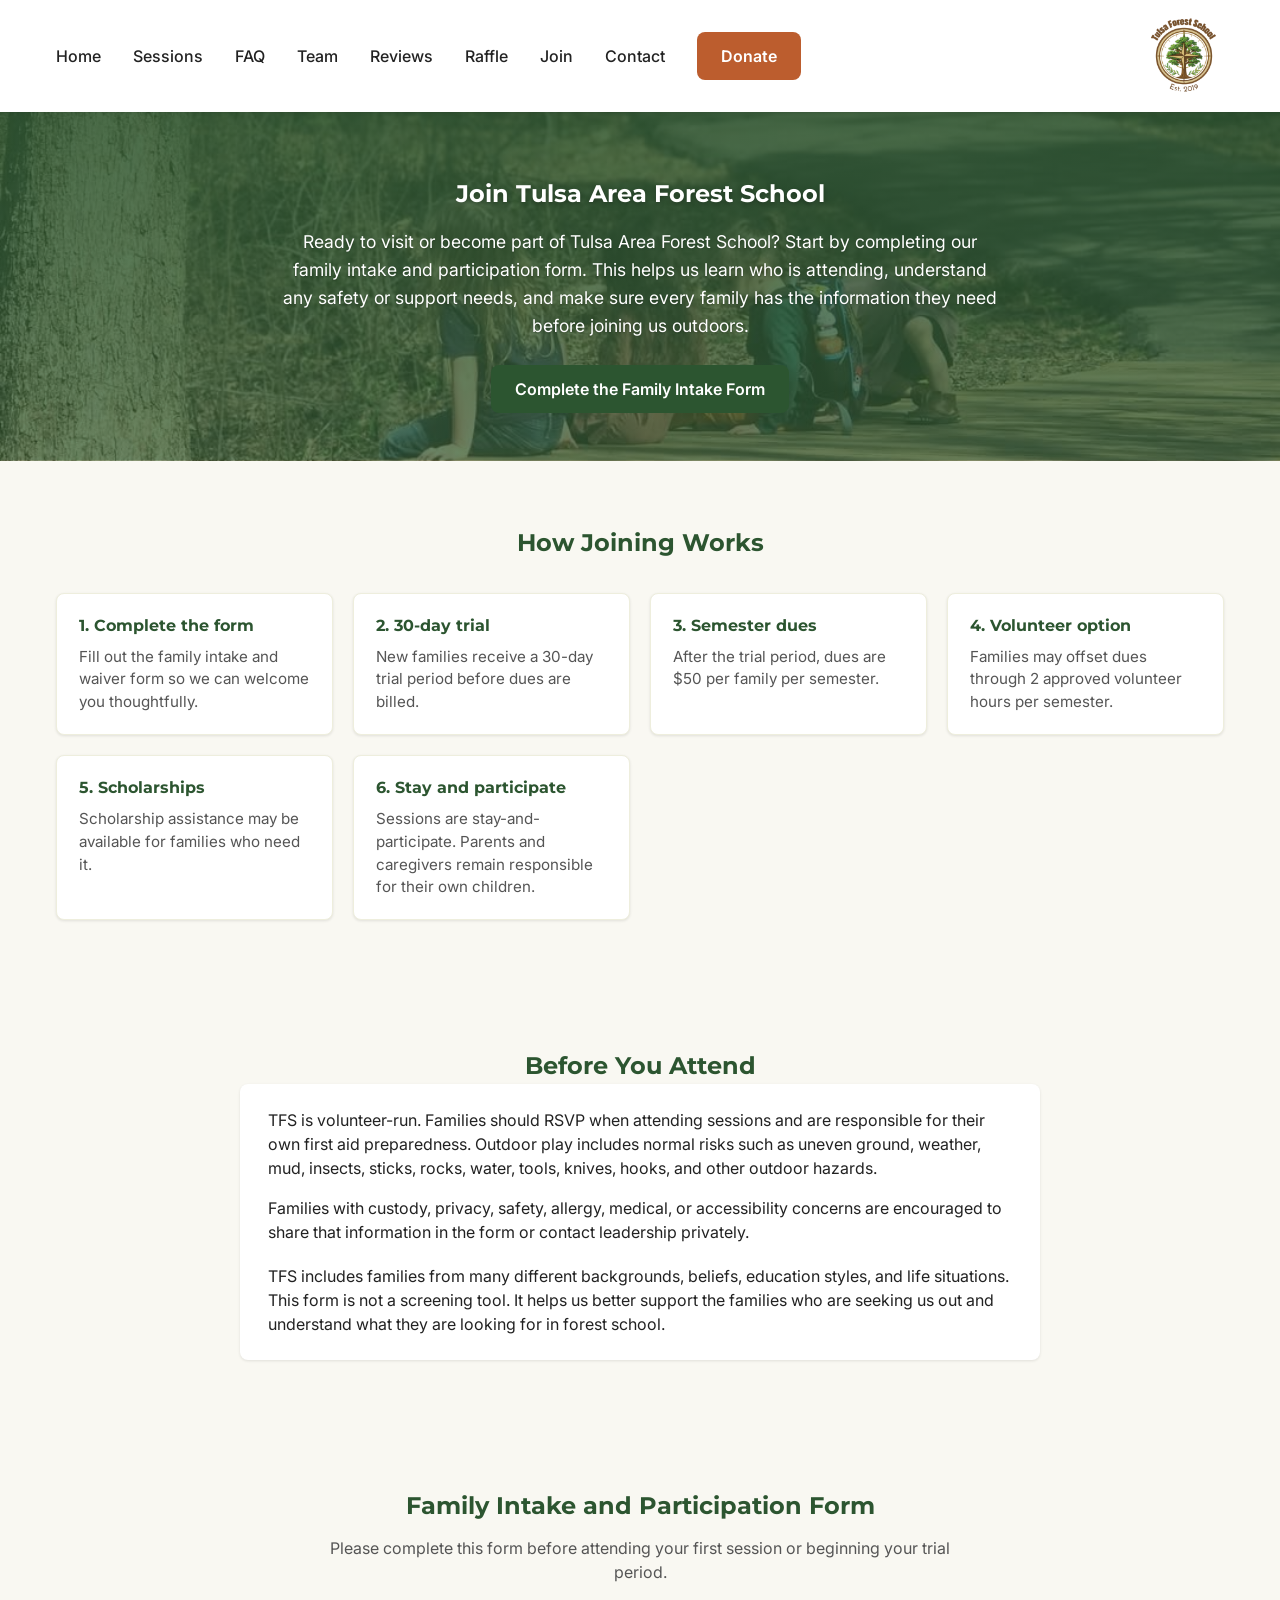
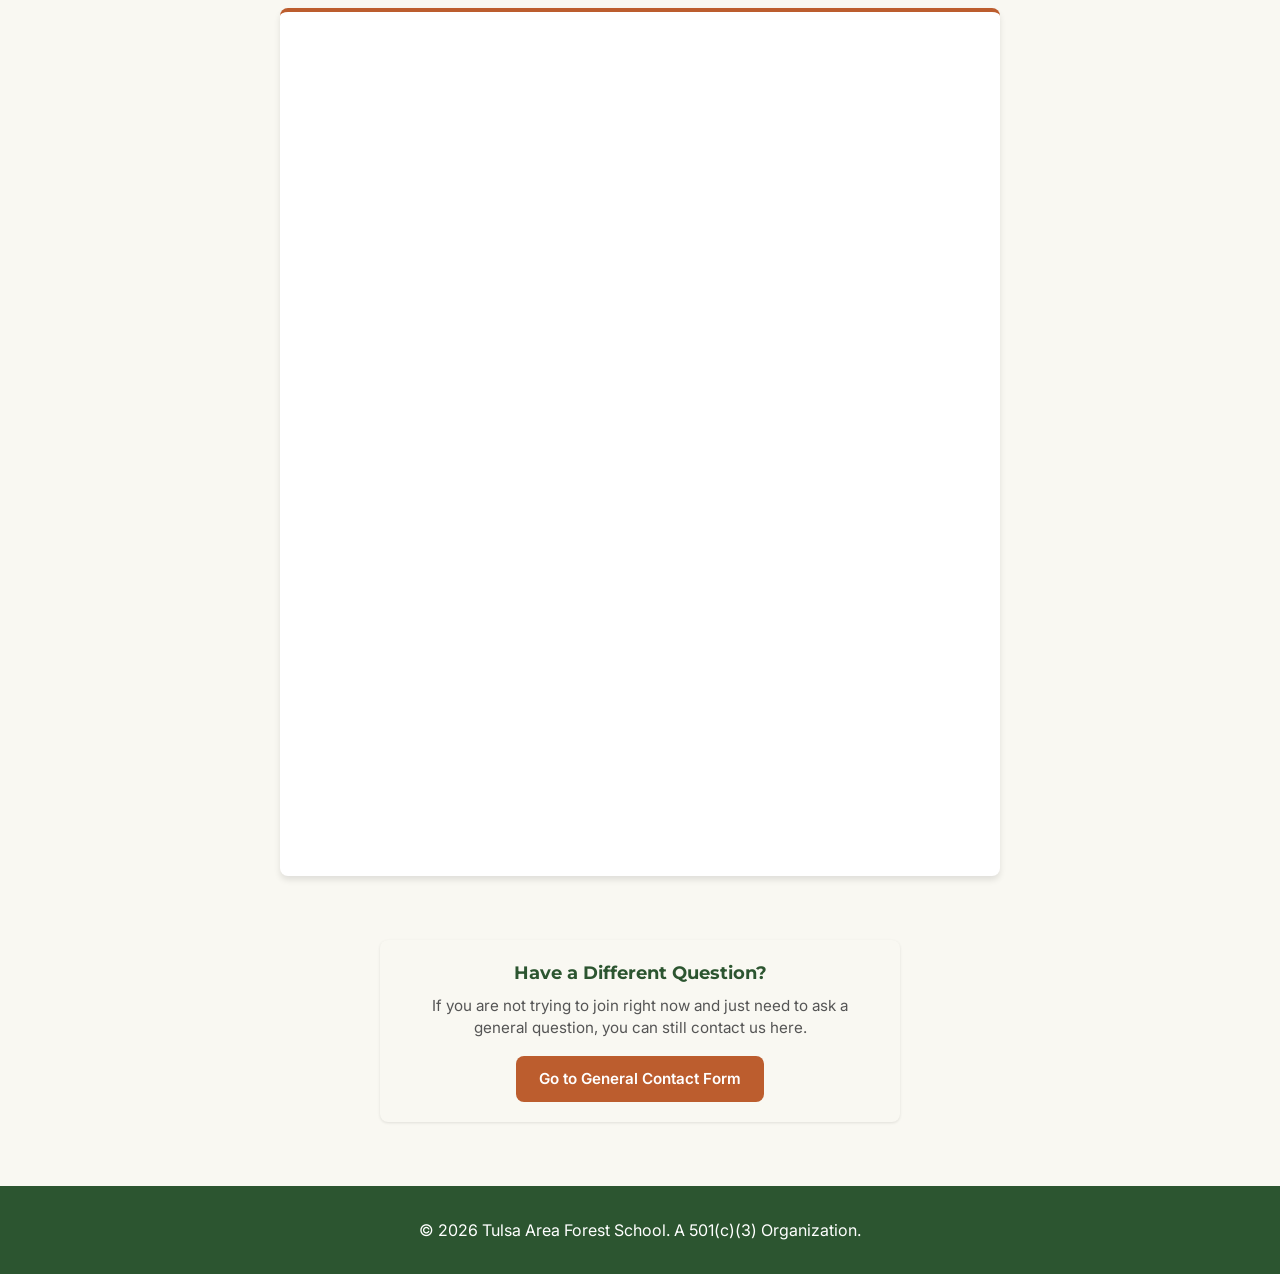
<file: join.html>
<!DOCTYPE html>
<html lang="en">

<head>
    <meta charset="UTF-8">
    <meta name="viewport" content="width=device-width, initial-scale=1.0">
    <title>Join Tulsa Area Forest School | Family Intake & Membership</title>
    <meta name="description"
        content="Complete the Tulsa Area Forest School family intake form, learn about the 30-day trial period, semester dues, volunteer options, and how to get started.">
    <link rel="preconnect" href="https://fonts.googleapis.com">
    <link rel="preconnect" href="https://fonts.gstatic.com" crossorigin>
    <link
        href="https://fonts.googleapis.com/css2?family=Inter:wght@400;500;600&family=Montserrat:wght@500;600;700&display=swap"
        rel="stylesheet">
    <link rel="stylesheet" href="styles/main.css">
    <style>
        html {
            scroll-behavior: smooth;
        }

        .join-hero {
            padding: 4rem 1rem 3rem;
            background: linear-gradient(rgba(44, 85, 48, 0.85), rgba(44, 85, 48, 0.7)),
                url('assets/images/kids-on-a-bridge.jpg');
            background-size: cover;
            background-position: center;
            color: white;
        }

        .join-hero h1 {
            color: white;
            text-shadow: 0 2px 4px rgba(0, 0, 0, 0.25);
            margin-bottom: 1rem;
        }

        .join-hero p {
            max-width: 720px;
            margin: 0 auto 1.5rem;
            font-size: 1.1rem;
            line-height: 1.6;
            text-shadow: 0 1px 2px rgba(0, 0, 0, 0.2);
        }

        .join-steps-grid {
            display: grid;
            grid-template-columns: repeat(auto-fit, minmax(260px, 1fr));
            gap: 1.25rem;
            margin-top: 2rem;
            text-align: left;
        }

        .join-step-card {
            background: white;
            padding: 1.25rem 1.35rem;
            border-radius: var(--radius-md);
            box-shadow: var(--shadow-sm);
            border: 1px solid #eed;
        }

        .join-step-card h3 {
            font-size: 1rem;
            margin-bottom: 0.5rem;
            color: var(--clr-primary);
        }

        .join-step-card p {
            margin: 0;
            color: var(--clr-text-light);
            font-size: 0.95rem;
            line-height: 1.5;
        }

        .join-info-panel {
            max-width: 800px;
            margin: 0 auto;
            padding: 1.5rem 1.75rem;
            background: white;
            border-radius: var(--radius-md);
            box-shadow: var(--shadow-sm);
            text-align: left;
        }

        .join-info-panel ul {
            list-style: disc;
            padding-left: 1.25rem;
            margin-top: 1rem;
        }

        .join-info-panel li {
            margin-bottom: 0.65rem;
            color: var(--clr-text-light);
            line-height: 1.5;
        }

        .tally-embed-wrap {
            max-width: 720px;
            margin: 0 auto;
            text-align: left;
            background: white;
            padding: 2rem;
            border-radius: var(--radius-md);
            box-shadow: var(--shadow-md);
            overflow: hidden;
            border-top: 4px solid var(--clr-secondary);
        }

        .tally-embed-wrap iframe {
            width: 100%;
            max-width: 100%;
            display: block;
            border: 0;
            min-height: min(800px, 85vh);
        }

        .join-secondary-contact {
            max-width: 520px;
            margin: 0 auto;
            padding: 1.25rem 1.5rem;
            background: var(--clr-bg);
            border-radius: var(--radius-md);
            box-shadow: var(--shadow-sm);
            font-size: 0.95rem;
        }

        .join-secondary-contact h2 {
            font-size: 1.1rem;
            margin-bottom: 0.5rem;
        }

        .join-secondary-contact p {
            color: var(--clr-text-light);
            margin-bottom: 1rem;
            line-height: 1.5;
        }
    </style>
</head>

<body>
    <header class="site-header">
        <div class="container header-inner">
            <a href="index.html" class="logo">
                <img src="assets/images/Logo-no-background.png" alt="Tulsa Area Forest School logo" width="100">
            </a>
            <nav class="main-nav">
                <ul class="nav-list">
                    <li><a href="index.html" class="nav-link">Home</a></li>

                    <li><a href="sessions.html" class="nav-link">Sessions</a></li>
                    <li><a href="faq.html" class="nav-link">FAQ</a></li>
                    <li><a href="team.html" class="nav-link">Team</a></li>
                    <li><a href="reviews.html" class="nav-link">Reviews</a></li>
                    <li><a href="raffle.html" class="nav-link">Raffle</a></li>
                    <li><a href="join.html" class="nav-link active">Join</a></li>
                    <li><a href="contact.html" class="nav-link">Contact</a></li>
                    <li><a href="donations.html" class="btn btn-secondary">Donate</a></li>
                </ul>
                <button class="mobile-menu-toggle" aria-label="Toggle Menu">
                    <span class="bar"></span>
                    <span class="bar"></span>
                    <span class="bar"></span>
                </button>
            </nav>
        </div>
    </header>

    <main>
        <section class="join-hero text-center">
            <div class="container">
                <h1>Join Tulsa Area Forest School</h1>
                <p>Ready to visit or become part of Tulsa Area Forest School? Start by completing our family intake and
                    participation form. This helps us learn who is attending, understand any safety or support needs,
                    and make sure every family has the information they need before joining us outdoors.</p>
                <a href="#family-intake-form" class="btn btn-primary">Complete the Family Intake Form</a>
            </div>
        </section>

        <section class="section text-center" style="background-color: var(--clr-bg);">
            <div class="container">
                <h2>How Joining Works</h2>
                <div class="join-steps-grid">
                    <article class="join-step-card">
                        <h3>1. Complete the form</h3>
                        <p>Fill out the family intake and waiver form so we can welcome you thoughtfully.</p>
                    </article>
                    <article class="join-step-card">
                        <h3>2. 30-day trial</h3>
                        <p>New families receive a 30-day trial period before dues are billed.</p>
                    </article>
                    <article class="join-step-card">
                        <h3>3. Semester dues</h3>
                        <p>After the trial period, dues are $50 per family per semester.</p>
                    </article>
                    <article class="join-step-card">
                        <h3>4. Volunteer option</h3>
                        <p>Families may offset dues through 2 approved volunteer hours per semester.</p>
                    </article>
                    <article class="join-step-card">
                        <h3>5. Scholarships</h3>
                        <p>Scholarship assistance may be available for families who need it.</p>
                    </article>
                    <article class="join-step-card">
                        <h3>6. Stay and participate</h3>
                        <p>Sessions are stay-and-participate. Parents and caregivers remain responsible for their own
                            children.</p>
                    </article>
                </div>
            </div>
        </section>

        <section class="section text-center">
            <div class="container">
                <h2>Before You Attend</h2>
                <div class="join-info-panel">
                    <p>TFS is volunteer-run. Families should RSVP when attending sessions and are responsible for their
                        own first aid preparedness. Outdoor play includes normal risks such as uneven ground, weather,
                        mud, insects, sticks, rocks, water, tools, knives, hooks, and other outdoor hazards.</p>
                    <p style="margin-top: 1rem;">Families with custody, privacy, safety, allergy, medical, or
                        accessibility concerns are encouraged to share that information in the form or contact
                        leadership privately.</p>
                    <p style="margin-top: 1.25rem;">TFS includes families from many different backgrounds, beliefs,
                        education styles, and life situations. This form is not a screening tool. It helps us better
                        support the families who are seeking us out and understand what they are looking for in forest
                        school.</p>
                </div>
            </div>
        </section>

        <section class="section text-center" id="family-intake-form">
            <div class="container">
                <h2>Family Intake and Participation Form</h2>
                <p style="max-width: 640px; margin: 0.75rem auto 1.5rem; color: var(--clr-text-light);">Please complete
                    this form before attending your first session or beginning your trial period.</p>
                <!-- TODO: Replace with the final Tally intake/waiver form URL or ID -->
                <div class="tally-embed-wrap">
                    <iframe
                        data-tally-src="https://tally.so/embed/xXvXdJ?alignLeft=1&hideTitle=1&transparentBackground=1&dynamicHeight=1"
                        loading="lazy" width="100%" height="800" frameborder="0" marginheight="0" marginwidth="0"
                        title="TFS Family Intake and Participation Form"></iframe>
                    <script>var d=document,w="https://tally.so/widgets/embed.js",v=function(){"undefined"!=typeof Tally?Tally.loadEmbeds():d.querySelectorAll("iframe[data-tally-src]:not([src])").forEach((function(e){e.src=e.dataset.tallySrc}))};if("undefined"!=typeof Tally)v();else if(d.querySelector('script[src="'+w+'"]')==null){var s=d.createElement("script");s.src=w,s.onload=v,s.onerror=v,d.body.appendChild(s);}</script>
                </div>
            </div>
        </section>

        <section class="section text-center" style="padding-top: 0;">
            <div class="container">
                <div class="join-secondary-contact">
                    <h2>Have a Different Question?</h2>
                    <p>If you are not trying to join right now and just need to ask a general question, you can still
                        contact us here.</p>
                    <a href="contact.html" class="btn btn-secondary">Go to General Contact Form</a>
                </div>
            </div>
        </section>
    </main>

    <footer class="site-footer"
        style="background: var(--clr-primary); color: white; padding: 2rem 0; margin-top: auto;">
        <div class="container text-center">
            <p>&copy; 2026 Tulsa Area Forest School. A 501(c)(3) Organization.</p>
        </div>
    </footer>

    <script src="scripts/main.js"></script>
</body>

</html>
</file>
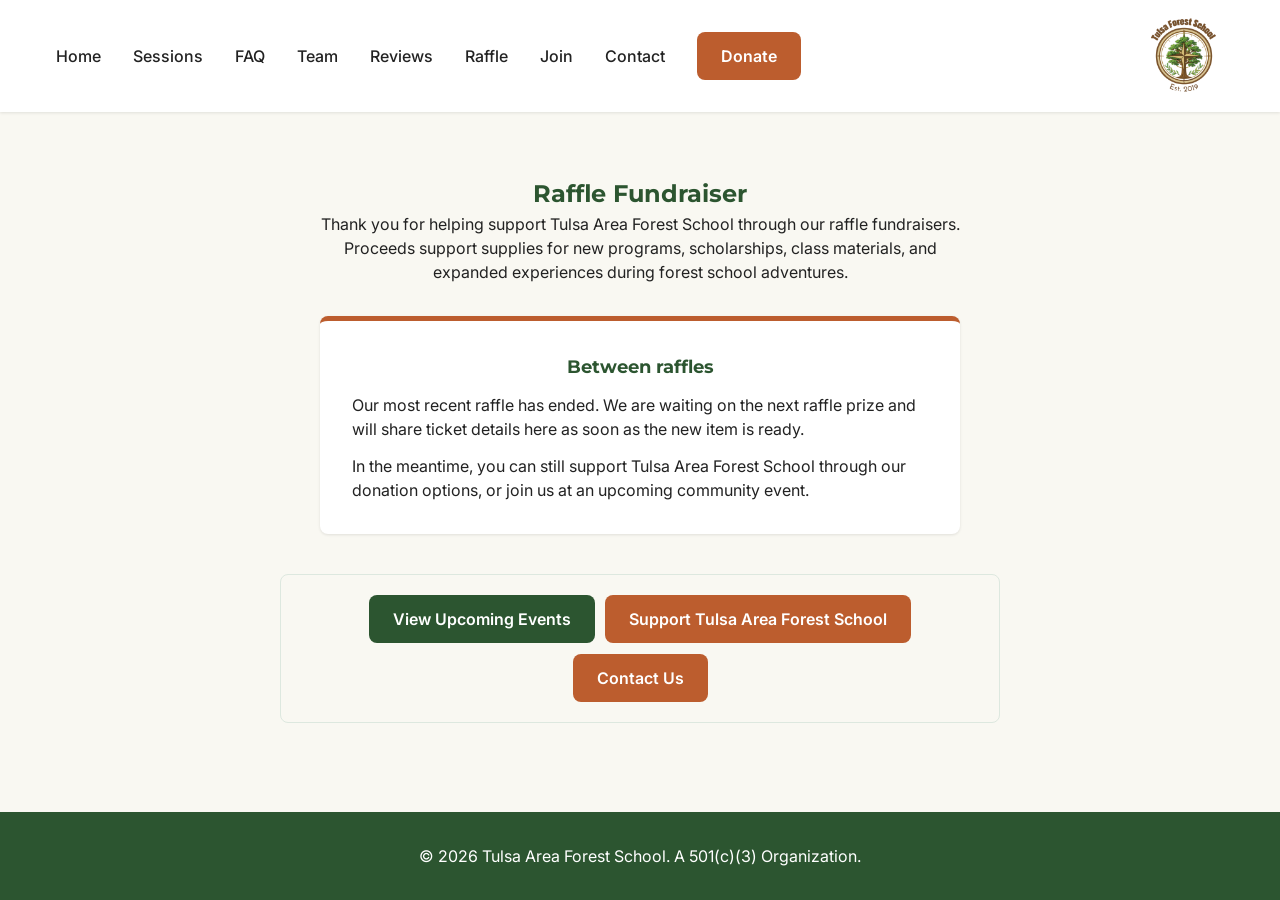
<file: raffle.html>
<!DOCTYPE html>
<html lang="en">

<head>
    <meta charset="UTF-8">
    <meta name="viewport" content="width=device-width, initial-scale=1.0">
    <title>Raffle Fundraiser | Tulsa Area Forest School</title>
    <meta name="description"
        content="Support Tulsa Area Forest School through our raffle fundraiser. Check back for the next raffle prize and ticket details.">
    <link rel="preconnect" href="https://fonts.googleapis.com">
    <link rel="preconnect" href="https://fonts.gstatic.com" crossorigin>
    <link
        href="https://fonts.googleapis.com/css2?family=Inter:wght@400;500;600&family=Montserrat:wght@500;600;700&display=swap"
        rel="stylesheet">
    <link rel="stylesheet" href="styles/main.css">
    <style>
        .raffle-lead {
            max-width: 640px;
            margin: 0 auto 1.5rem;
        }

        .raffle-status {
            max-width: 640px;
            margin: 2rem auto 0;
            padding: 2rem;
            text-align: left;
            background: white;
            border-radius: var(--radius-md);
            box-shadow: var(--shadow-sm);
            border-top: 5px solid var(--clr-secondary);
        }

        .raffle-status h2 {
            font-size: 1.15rem;
            color: var(--clr-primary);
            margin: 0 0 0.75rem;
            text-align: center;
        }

        .raffle-status p {
            margin: 0 0 0.85rem;
        }

        .raffle-status p:last-child {
            margin-bottom: 0;
        }

        .raffle-bottom-cta {
            display: flex;
            flex-wrap: wrap;
            justify-content: center;
            gap: 0.65rem;
            margin: 2.5rem auto 0;
            padding: 1.25rem 1rem;
            max-width: 720px;
            background: var(--clr-bg);
            border-radius: var(--radius-md);
            border: 1px solid #dde8df;
        }
    </style>
</head>

<body>
    <header class="site-header">
        <div class="container header-inner">
            <a href="index.html" class="logo">
                <img src="assets/images/Logo-no-background.png" alt="Tulsa Area Forest School logo" width="100">
            </a>
            <nav class="main-nav">
                <ul class="nav-list">
                    <li><a href="index.html" class="nav-link">Home</a></li>

                    <li><a href="sessions.html" class="nav-link">Sessions</a></li>
                    <li><a href="faq.html" class="nav-link">FAQ</a></li>
                    <li><a href="team.html" class="nav-link">Team</a></li>
                    <li><a href="reviews.html" class="nav-link">Reviews</a></li>
                    <li><a href="raffle.html" class="nav-link active">Raffle</a></li>
                    <li><a href="join.html" class="nav-link">Join</a></li>
                    <li><a href="contact.html" class="nav-link">Contact</a></li>
                    <li><a href="donations.html" class="btn btn-secondary">Donate</a></li>
                </ul>
                <button class="mobile-menu-toggle" aria-label="Toggle Menu">
                    <span class="bar"></span>
                    <span class="bar"></span>
                    <span class="bar"></span>
                </button>
            </nav>
        </div>
    </header>

    <main>
        <section class="section text-center">
            <div class="container">
                <h1>Raffle Fundraiser</h1>
                <p class="raffle-lead">Thank you for helping support Tulsa Area Forest School through our raffle
                    fundraisers. Proceeds support supplies for new programs, scholarships, class materials, and expanded
                    experiences during forest school adventures.</p>

                <div class="raffle-status">
                    <h2>Between raffles</h2>
                    <p>Our most recent raffle has ended. We are waiting on the next raffle prize and will share ticket
                        details here as soon as the new item is ready.</p>
                    <p>In the meantime, you can still support Tulsa Area Forest School through our donation options, or
                        join us at an upcoming community event.</p>
                </div>

                <div class="raffle-bottom-cta">
                    <a href="index.html" class="btn btn-primary">View Upcoming Events</a>
                    <a href="donations.html" class="btn btn-secondary">Support Tulsa Area Forest School</a>
                    <a href="contact.html" class="btn btn-secondary">Contact Us</a>
                </div>
            </div>
        </section>
    </main>

    <footer class="site-footer"
        style="background: var(--clr-primary); color: white; padding: 2rem 0; margin-top: auto;">
        <div class="container text-center">
            <p>&copy; 2026 Tulsa Area Forest School. A 501(c)(3) Organization.</p>
        </div>
    </footer>

    <script src="scripts/main.js"></script>
</body>

</html>
</file>
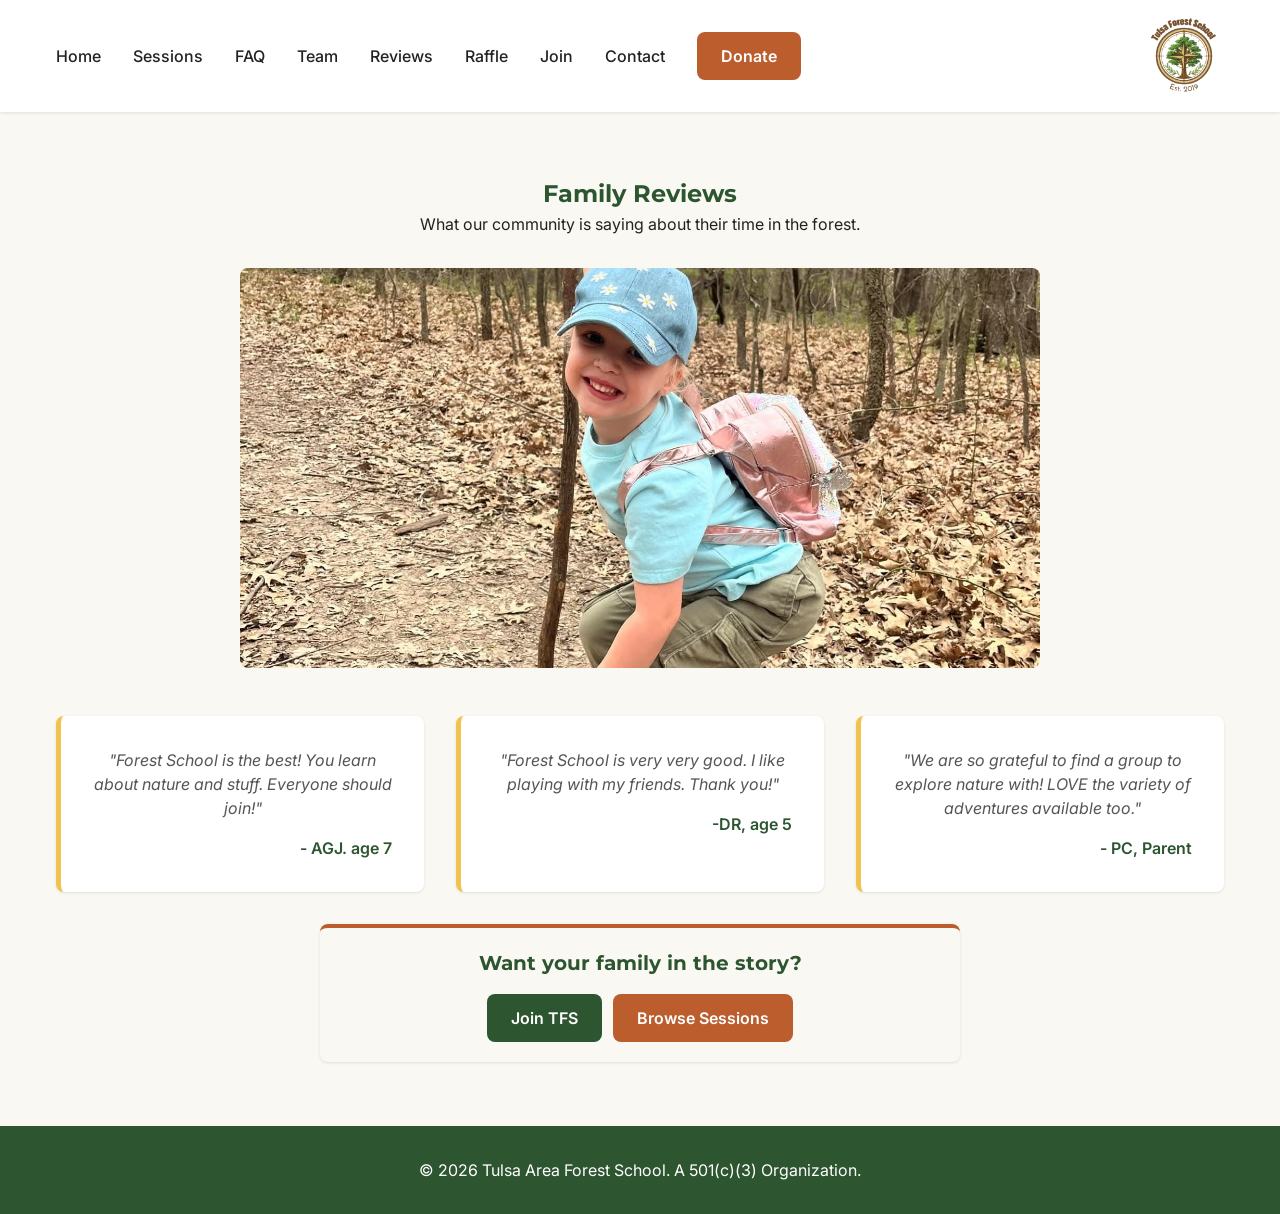
<file: reviews.html>
<!DOCTYPE html>
<html lang="en">

<head>
    <meta charset="UTF-8">
    <meta name="viewport" content="width=device-width, initial-scale=1.0">
    <title>Family Reviews | Tulsa Area Forest School</title>
    <link rel="preconnect" href="https://fonts.googleapis.com">
    <link rel="preconnect" href="https://fonts.gstatic.com" crossorigin>
    <link
        href="https://fonts.googleapis.com/css2?family=Inter:wght@400;500;600&family=Montserrat:wght@500;600;700&display=swap"
        rel="stylesheet">
    <link rel="stylesheet" href="styles/main.css">
    <style>
        .reviews-grid {
            display: grid;
            grid-template-columns: repeat(auto-fit, minmax(300px, 1fr));
            gap: 2rem;
            margin-top: 3rem;
        }

        .review-card {
            background: white;
            padding: 2rem;
            border-radius: var(--radius-md);
            box-shadow: var(--shadow-sm);
            border-left: 5px solid var(--clr-accent);
        }

        .review-text {
            font-style: italic;
            margin-bottom: 1rem;
            color: var(--clr-text-light);
        }

        .review-author {
            font-weight: 600;
            color: var(--clr-primary);
            text-align: right;
        }
    </style>
</head>

<body>
    <header class="site-header">
        <div class="container header-inner">
            <a href="index.html" class="logo">
                <img src="assets/images/Logo-no-background.png" alt="Tulsa Area Forest School logo" width="100">
            </a>
            <nav class="main-nav">
                <ul class="nav-list">
                    <li><a href="index.html" class="nav-link">Home</a></li>

                    <li><a href="sessions.html" class="nav-link">Sessions</a></li>
                    <li><a href="faq.html" class="nav-link">FAQ</a></li>
                    <li><a href="team.html" class="nav-link">Team</a></li>
                    <li><a href="reviews.html" class="nav-link active">Reviews</a></li>
                    <li><a href="raffle.html" class="nav-link">Raffle</a></li>
                    <li><a href="join.html" class="nav-link">Join</a></li>
                    <li><a href="contact.html" class="nav-link">Contact</a></li>
                    <li><a href="donations.html" class="btn btn-secondary">Donate</a></li>
                </ul>
                <button class="mobile-menu-toggle" aria-label="Toggle Menu">
                    <span class="bar"></span>
                    <span class="bar"></span>
                    <span class="bar"></span>
                </button>
            </nav>
        </div>
    </header>

    <main>
        <section class="section text-center">
            <div class="container">
                <h1>Family Reviews</h1>
                <p>What our community is saying about their time in the forest.</p>
                <div style="max-width: 800px; margin: 2rem auto;">
                    <img src="assets/images/girl-with-walking-stick.jpg" alt="Girl exploring with a walking stick"
                        style="width: 100%; max-height: 400px; object-fit: cover; border-radius: var(--radius-md);">
                </div>

                <div class="reviews-grid">
                    <blockquote class="review-card">
                        <p class="review-text">"Forest School is the best! You learn about nature and stuff. Everyone
                            should join!"</p>
                        <footer class="review-author">- AGJ. age 7</footer>
                    </blockquote>

                    <blockquote class="review-card">
                        <p class="review-text">"Forest School is very very good. I like playing with my friends. Thank
                            you!"</p>
                        <footer class="review-author">-DR, age 5</footer>
                    </blockquote>

                    <blockquote class="review-card">
                        <p class="review-text">"We are so grateful to find a group to explore nature with! LOVE the
                            variety of adventures available too."</p>
                        <footer class="review-author">- PC, Parent</footer>
                    </blockquote>
                </div>
                <div
                    style="max-width: 640px; margin: 2rem auto 0; padding: 1.25rem 1.5rem; background: var(--clr-bg); border-radius: var(--radius-md); box-shadow: var(--shadow-sm); border-top: 4px solid var(--clr-secondary);">
                    <h2 style="margin: 0 0 1rem; font-size: 1.25rem; color: var(--clr-primary);">Want your family in the
                        story?</h2>
                    <div style="display: flex; flex-wrap: wrap; gap: 0.65rem; justify-content: center;">
                        <a href="join.html" class="btn btn-primary">Join TFS</a>
                        <a href="sessions.html" class="btn btn-secondary">Browse Sessions</a>
                    </div>
                </div>
            </div>
        </section>
    </main>

    <footer class="site-footer"
        style="background: var(--clr-primary); color: white; padding: 2rem 0; margin-top: auto;">
        <div class="container text-center">
            <p>&copy; 2026 Tulsa Area Forest School. A 501(c)(3) Organization.</p>
        </div>
    </footer>

    <script src="scripts/main.js"></script>
</body>

</html>
</file>
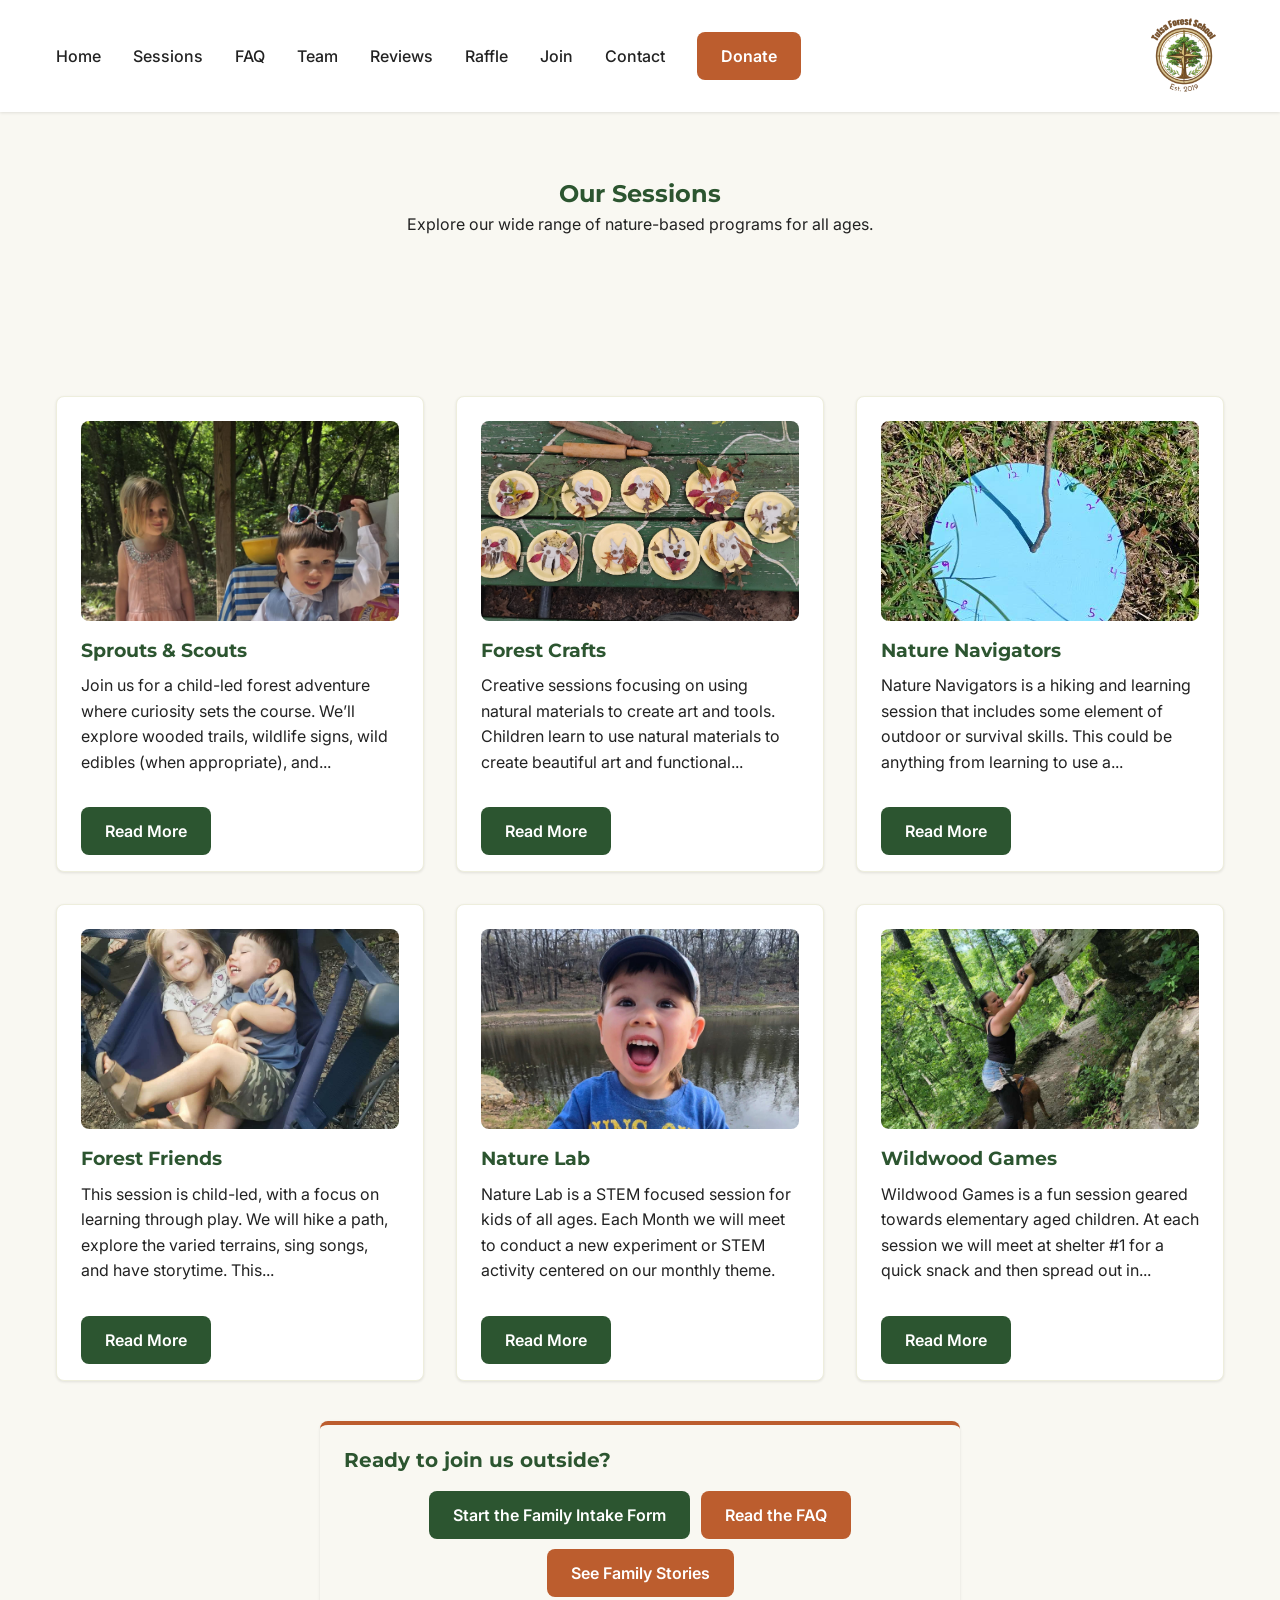
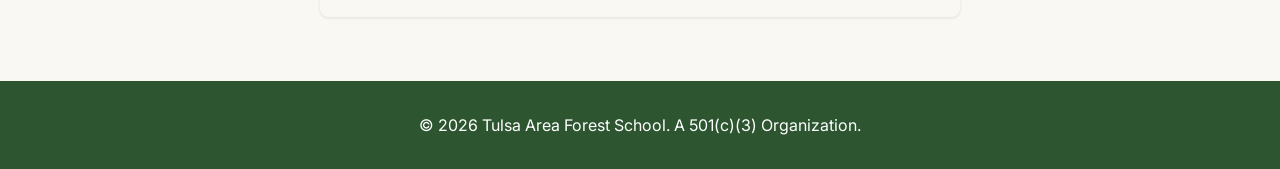
<file: sessions.html>
<!DOCTYPE html>
<html lang="en">

<head>
    <meta charset="UTF-8">
    <meta name="viewport" content="width=device-width, initial-scale=1.0">
    <title>Sessions | Tulsa Area Forest School</title>
    <link rel="preconnect" href="https://fonts.googleapis.com">
    <link rel="preconnect" href="https://fonts.gstatic.com" crossorigin>
    <link
        href="https://fonts.googleapis.com/css2?family=Inter:wght@400;500;600&family=Montserrat:wght@500;600;700&display=swap"
        rel="stylesheet">
    <link rel="stylesheet" href="styles/main.css">
    <style>
        .class-grid {
            display: grid;
            grid-template-columns: repeat(auto-fit, minmax(300px, 1fr));
            gap: 2rem;
            margin-top: 2rem;
        }

        .class-card {
            background: white;
            padding: 1.5rem;
            padding-bottom: 1rem;
            border-radius: var(--radius-md);
            box-shadow: var(--shadow-sm);
            border: 1px solid #eed;
            transition: transform 0.2s;
        }

        .class-card:hover {
            transform: translateY(-5px);
            box-shadow: var(--shadow-md);
        }

        .class-card h3 {
            color: var(--clr-primary);
            margin-bottom: 0.5rem;
        }
    </style>
</head>

<body>
    <header class="site-header">
        <div class="container header-inner">
            <a href="index.html" class="logo">
                <img src="assets/images/Logo-no-background.png" alt="Tulsa Area Forest School logo" width="100">
            </a>
            <nav class="main-nav">
                <ul class="nav-list">
                    <li><a href="index.html" class="nav-link">Home</a></li>

                    <li><a href="sessions.html" class="nav-link active">Sessions</a></li>
                    <li><a href="faq.html" class="nav-link">FAQ</a></li>
                    <li><a href="team.html" class="nav-link">Team</a></li>
                    <li><a href="reviews.html" class="nav-link">Reviews</a></li>
                    <li><a href="raffle.html" class="nav-link">Raffle</a></li>
                    <li><a href="join.html" class="nav-link">Join</a></li>
                    <li><a href="contact.html" class="nav-link">Contact</a></li>
                    <li><a href="donations.html" class="btn btn-secondary">Donate</a></li>
                </ul>
                <button class="mobile-menu-toggle" aria-label="Toggle Menu">
                    <span class="bar"></span>
                    <span class="bar"></span>
                    <span class="bar"></span>
                </button>
            </nav>
        </div>
    </header>

    <main>
        <section class="section sessions-hero text-center">
            <div class="container">
                <h1>Our Sessions</h1>
                <p>Explore our wide range of nature-based programs for all ages.</p>
            </div>
        </section>

        <section class="section">
            <div class="container">
                <div class="class-grid">
                    <!-- Sprouts & Scouts -->
                    <article class="class-card">
                        <img src="assets/images/tea-party-kids.jpg" alt="Sprouts & Scouts"
                            style="width: 100%; height: 200px; object-fit: cover; object-position: top; border-radius: var(--radius-md); margin-bottom: 1rem;">
                        <h3>Sprouts & Scouts</h3>
                        <div class="class-description">
                            <p>Join us for a child-led forest adventure where curiosity sets the course.
                                We’ll explore wooded trails, wildlife signs, wild edibles (when appropriate), and
                                whatever wonders the day offers. These sessions are designed to be accessible to young
                                children, with the understanding that older kids are welcome and encouraged to deepen
                                the exploration through observation, helping roles, and skill-building.
                                The pace is guided by our youngest adventurers, while older participants naturally take
                                on leadership, inquiry, and mentorship roles. Each walk is different—we adapt to the
                                energy, interests, and needs of the group.
                                Adults help shepherd the experience while children choose, create, negotiate, and
                                practice social skills in a real-world setting.
                                Come prepared for whatever adventure unfolds: snacks, water, bug protection, and
                                weather-/terrain-appropriate clothing and footwear are recommended.</p>
                        </div>
                        <button class="btn btn-primary toggle-desc-btn" style="margin-top: 1rem;">Read More</button>

                    </article>

                    <!-- Forest Crafts -->
                    <article class="class-card">
                        <img src="assets/images/nature-crafts.jpg" alt="Forest Crafts"
                            style="width: 100%; height: 200px; object-fit: cover; border-radius: var(--radius-md); margin-bottom: 1rem;">
                        <h3>Forest Crafts</h3>
                        <div class="class-description">
                            <p>Creative sessions focusing on using natural materials to create art and tools.
                                Children learn to use natural materials to create beautiful art and functional tools.
                                We usually start this session with play time in the open field, then move to the picnic
                                tables for a craft. The session is mostly aimed at preschool and elementary-aged
                                children.
                                This class encourages patience, fine motor skills, and an appreciation for the gifts the
                                earth provides.
                                Projects are often seasonal and students are encouraged to bring their own ideas to life
                                using what they find in the forest.</p>
                        </div>
                        <button class="btn btn-primary toggle-desc-btn" style="margin-top: 1rem;">Read More</button>

                    </article>

                    <!-- Nature Navigators -->
                    <article class="class-card">
                        <img src="assets/images/sundial.jpg" alt="Nature Navigators"
                            style="width: 100%; height: 200px; object-fit: cover; border-radius: var(--radius-md); margin-bottom: 1rem;">
                        <h3>Nature Navigators</h3>
                        <div class="class-description">
                            <p>Nature Navigators is a hiking and learning session that includes some element of outdoor
                                or survival skills. This could be anything from learning to use a compass, learning wild
                                native edible plants, to building a lean-to shelter. This session is great for school
                                aged kids all the way through high school.
                                This session is in the LATE AFTERNOON to accommodate kids that are currently in school.
                                This may change during the summer.
                                Please bring anything your family will need, like water and snacks. We usually have a
                                snack time in the middle of the session</p>
                        </div>
                        <button class="btn btn-primary toggle-desc-btn" style="margin-top: 1rem;">Read More</button>

                    </article>

                    <!-- Forest Friends -->
                    <article class="class-card">
                        <img src="assets/images/hammock-hugs.jpg" alt="Forest Friends"
                            style="width: 100%; height: 200px; object-fit: cover; border-radius: var(--radius-md); margin-bottom: 1rem;">
                        <h3>Forest Friends</h3>
                        <div class="class-description">
                            <p>This session is child-led, with a focus on learning through play. We will hike a path,
                                explore the varied terrains, sing songs, and have storytime. This session is appropriate
                                for toddlers, preschoolers, and elementary aged children. Please bring everything your
                                family will need: water, sunscreen, bug spray</p>
                        </div>
                        <button class="btn btn-primary toggle-desc-btn" style="margin-top: 1rem;">Read More</button>

                    </article>

                    <!-- Nature Lab -->
                    <article class="class-card">
                        <img src="assets/images/kid-with-fish.jpg" alt="Nature Lab"
                            style="width: 100%; height: 200px; object-fit: cover; object-position: top; border-radius: var(--radius-md); margin-bottom: 1rem;">
                        <h3>Nature Lab</h3>
                        <div class="class-description">
                            <p>Nature Lab is a STEM focused session for kids of all ages. Each Month we will meet to
                                conduct a new experiment or STEM activity centered on our monthly theme.</p>
                        </div>
                        <button class="btn btn-primary toggle-desc-btn" style="margin-top: 1rem;">Read More</button>

                    </article>

                    <!-- Wildwood Games -->
                    <article class="class-card">
                        <img src="assets/images/falling-rock.jpg" alt="Wildwood Games"
                            style="width: 100%; height: 200px; object-fit: cover; border-radius: var(--radius-md); margin-bottom: 1rem;">
                        <h3>Wildwood Games</h3>
                        <div class="class-description">
                            <p>Wildwood Games is a fun session geared towards elementary aged children. At each session
                                we will meet at shelter #1 for a quick snack and then spread out in the open area nearby
                                to play an outdoor game or two. Children will build social skills such as cooperation
                                and sportsmanship while having fun playing games such as hide and seek, king of the
                                hill, freeze tag ect, possibly with a Forest themed twist.</p>
                        </div>
                        <button class="btn btn-primary toggle-desc-btn" style="margin-top: 1rem;">Read More</button>
                    </article>
                </div>
                <div
                    style="max-width: 640px; margin: 2.5rem auto 0; padding: 1.25rem 1.5rem; background: var(--clr-bg); border-radius: var(--radius-md); box-shadow: var(--shadow-sm); border-top: 4px solid var(--clr-secondary);">
                    <h2 style="margin: 0 0 1rem; font-size: 1.25rem; color: var(--clr-primary);">Ready to join us
                        outside?</h2>
                    <div style="display: flex; flex-wrap: wrap; gap: 0.65rem; justify-content: center;">
                        <a href="join.html" class="btn btn-primary">Start the Family Intake Form</a>
                        <a href="faq.html" class="btn btn-secondary">Read the FAQ</a>
                        <a href="reviews.html" class="btn btn-secondary">See Family Stories</a>
                    </div>
                </div>
            </div>
        </section>
    </main>

    <footer class="site-footer"
        style="background: var(--clr-primary); color: white; padding: 2rem 0; margin-top: auto;">
        <div class="container text-center">
            <p>&copy; 2026 Tulsa Area Forest School. A 501(c)(3) Organization.</p>
        </div>
    </footer>

    <script src="scripts/main.js"></script>
</body>

</html>
</file>
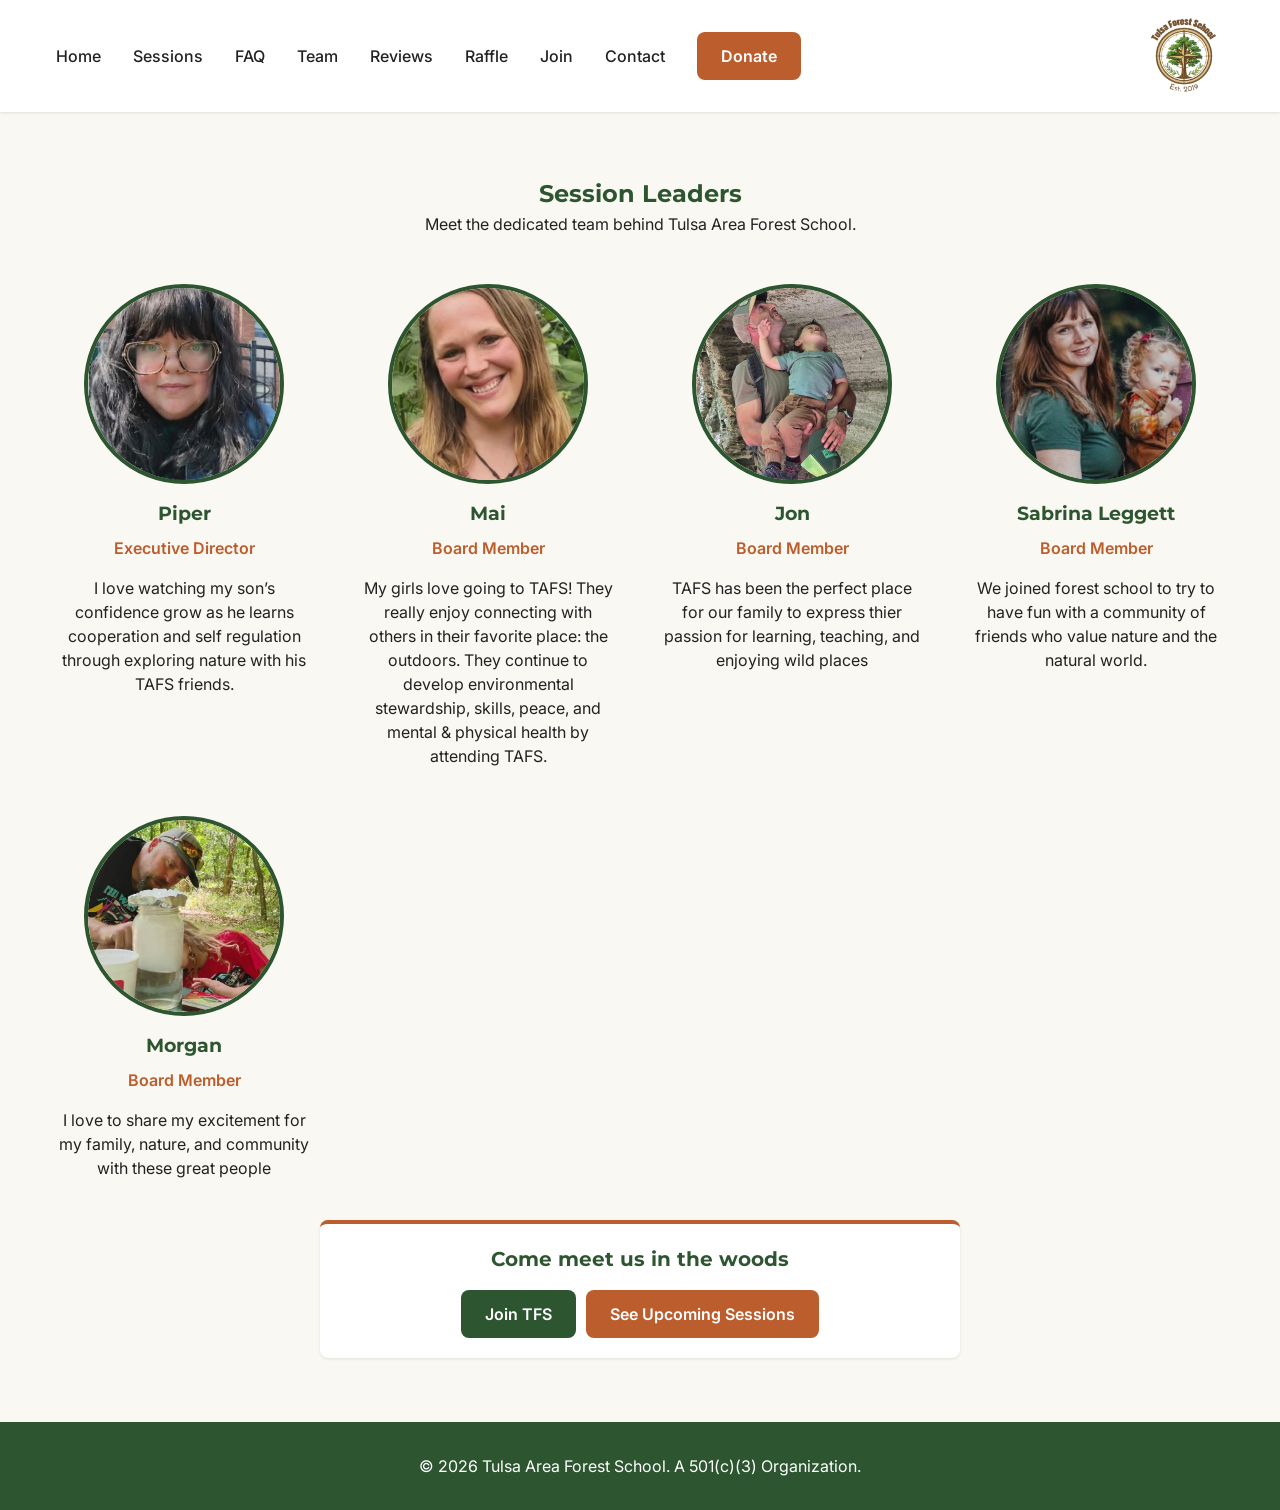
<file: team.html>
<!DOCTYPE html>
<html lang="en">

<head>
    <meta charset="UTF-8">
    <meta name="viewport" content="width=device-width, initial-scale=1.0">
    <title>Our Team | Tulsa Area Forest School</title>
    <link rel="preconnect" href="https://fonts.googleapis.com">
    <link rel="preconnect" href="https://fonts.gstatic.com" crossorigin>
    <link
        href="https://fonts.googleapis.com/css2?family=Inter:wght@400;500;600&family=Montserrat:wght@500;600;700&display=swap"
        rel="stylesheet">
    <link rel="stylesheet" href="styles/main.css">
    <style>
        .team-grid {
            display: grid;
            grid-template-columns: repeat(auto-fit, minmax(250px, 1fr));
            gap: 3rem;
            margin-top: 3rem;
        }

        .team-member {
            text-align: center;
        }

        .team-photo {
            width: 200px;
            height: 200px;
            border-radius: 50%;
            object-fit: cover;
            background-color: #ddd;
            margin: 0 auto 1rem;
            border: 4px solid var(--clr-primary);
        }

        .team-member h3 {
            margin-bottom: 0.5rem;
            color: var(--clr-primary);
        }

        .team-member .role {
            font-weight: 600;
            color: var(--clr-secondary);
            margin-bottom: 1rem;
            display: block;
        }
    </style>
</head>

<body>
    <header class="site-header">
        <div class="container header-inner">
            <a href="index.html" class="logo">
                <img src="assets/images/Logo-no-background.png" alt="Tulsa Area Forest School logo" width="100">
            </a>
            <nav class="main-nav">
                <ul class="nav-list">
                    <li><a href="index.html" class="nav-link">Home</a></li>

                    <li><a href="sessions.html" class="nav-link">Sessions</a></li>
                    <li><a href="faq.html" class="nav-link">FAQ</a></li>
                    <li><a href="team.html" class="nav-link active">Team</a></li>
                    <li><a href="reviews.html" class="nav-link">Reviews</a></li>
                    <li><a href="raffle.html" class="nav-link">Raffle</a></li>
                    <li><a href="join.html" class="nav-link">Join</a></li>
                    <li><a href="contact.html" class="nav-link">Contact</a></li>
                    <li><a href="donations.html" class="btn btn-secondary">Donate</a></li>
                </ul>
                <button class="mobile-menu-toggle" aria-label="Toggle Menu">
                    <span class="bar"></span>
                    <span class="bar"></span>
                    <span class="bar"></span>
                </button>
            </nav>
        </div>
    </header>

    <main>
        <section class="section text-center">
            <div class="container">
                <h1>Session Leaders</h1>
                <p>Meet the dedicated team behind Tulsa Area Forest School.</p>

                <div class="team-grid">
                    <div class="team-member">
                        <img src="assets/images/piper-bio.jpeg" alt="Piper" class="team-photo">
                        <h3>Piper</h3>
                        <span class="role">Executive Director </span>
                        <p>I love watching my son’s confidence grow as he learns cooperation and self regulation through
                            exploring nature with his TAFS friends.</p>
                    </div>

                    <div class="team-member">
                        <img src="assets/images/mai-cropped.jpeg" alt="Mai" class="team-photo">
                        <h3>Mai</h3>
                        <span class="role">Board Member</span>
                        <p>My girls love going to TAFS! They really enjoy connecting with others in their favorite
                            place: the outdoors. They continue to develop environmental stewardship, skills, peace, and
                            mental & physical health by attending TAFS.</p>
                    </div>

                    <div class="team-member">
                        <img src="assets/images/jon-bio1.jpg" alt="Jon" class="team-photo">
                        <h3>Jon</h3>
                        <span class="role">Board Member</span>
                        <p>TAFS has been the perfect place for our family to express thier passion for learning,
                            teaching, and enjoying wild places</p>
                    </div>

                    <div class="team-member">
                        <img src="assets/images/sabrina-cropped.jpeg" alt="Sabrina" class="team-photo">
                        <h3>Sabrina Leggett</h3>
                        <span class="role">Board Member</span>
                        <p>We joined forest school to try to have fun with a community of friends who value nature and
                            the natural world.</p>
                    </div>

                    <div class="team-member">
                        <img src="assets/images/morgan1.jpg" alt="Morgan" class="team-photo">
                        <h3>Morgan</h3>
                        <span class="role">Board Member</span>
                        <p>I love to share my excitement for my family, nature, and community with these great people
                        </p>
                    </div>
                </div>
                <div
                    style="max-width: 640px; margin: 2.5rem auto 0; padding: 1.25rem 1.5rem; background: white; border-radius: var(--radius-md); box-shadow: var(--shadow-sm); border-top: 4px solid var(--clr-secondary);">
                    <h2 style="margin: 0 0 1rem; font-size: 1.25rem; color: var(--clr-primary);">Come meet us in the
                        woods</h2>
                    <div style="display: flex; flex-wrap: wrap; gap: 0.65rem; justify-content: center;">
                        <a href="join.html" class="btn btn-primary">Join TFS</a>
                        <a href="sessions.html" class="btn btn-secondary">See Upcoming Sessions</a>
                    </div>
                </div>
            </div>
        </section>
    </main>

    <footer class="site-footer"
        style="background: var(--clr-primary); color: white; padding: 2rem 0; margin-top: auto;">
        <div class="container text-center">
            <p>&copy; 2026 Tulsa Area Forest School. A 501(c)(3) Organization.</p>
        </div>
    </footer>

    <script src="scripts/main.js"></script>
</body>

</html>
</file>
<file: styles/main.css>
@import 'variables.css';
@import 'reset.css';
@import 'header.css';

/* Global Styles */
body {
    display: flex;
    flex-direction: column;
    min-height: 100vh;
}

/* Typography Utilities */
.text-center {
    text-align: center;
}

.text-primary {
    color: var(--clr-primary);
}

.text-secondary {
    color: var(--clr-secondary);
}

/* Animation Utilities */
.fade-in {
    opacity: 0;
    transform: translateY(20px);
    transition: opacity 0.6s ease-out, transform 0.6s ease-out;
}

.fade-in.visible {
    opacity: 1;
    transform: translateY(0);
}

/* Social Icons */
.social-icon {
    display: inline-flex;
    align-items: center;
    justify-content: center;
    width: 40px;
    height: 40px;
    border-radius: 50%;
    background-color: rgba(255, 255, 255, 0.2);
    color: white;
    margin: 0 0.5rem;
    transition: all 0.3s ease;
}

.social-icon:hover {
    background-color: var(--clr-secondary);
    transform: translateY(-3px);
}

/* Layout Utilities */
.container {
    width: 100%;
    max-width: 1200px;
    margin-inline: auto;
    padding-inline: var(--spacing-sm);
}

.section {
    padding-block: var(--spacing-lg);
}

/* Button Component */
.btn {
    display: inline-block;
    padding: 0.75em 1.5em;
    border-radius: var(--radius-md);
    font-weight: 600;
    transition: all 0.3s ease;
    cursor: pointer;
    border: none;
}

.btn-primary {
    background-color: var(--clr-primary);
    color: var(--clr-white);
}

.btn-primary:hover {
    background-color: var(--clr-primary-light);
    transform: translateY(-2px);
    box-shadow: var(--shadow-md);
}

.btn-secondary {
    background-color: var(--clr-secondary);
    color: var(--clr-white);
}

.btn-secondary:hover {
    opacity: 0.9;
    transform: translateY(-2px);
}

/* Session Description Truncation */
.class-description {
    margin-bottom: 1rem;
    line-height: 1.6;
}

.class-card {
    display: flex;
    flex-direction: column;
    /* ensure cards are equal height in the grid */
    height: 100%;
}

.class-card h3 {
    margin-top: 0;
}

.class-card .btn {
    margin-top: auto;
    /* Pushes button to bottom if we want aligned buttons, 
                         but with expanding text that might behave oddly. 
                         Let's keep it simple. */
    align-self: flex-start;
}
</file>
